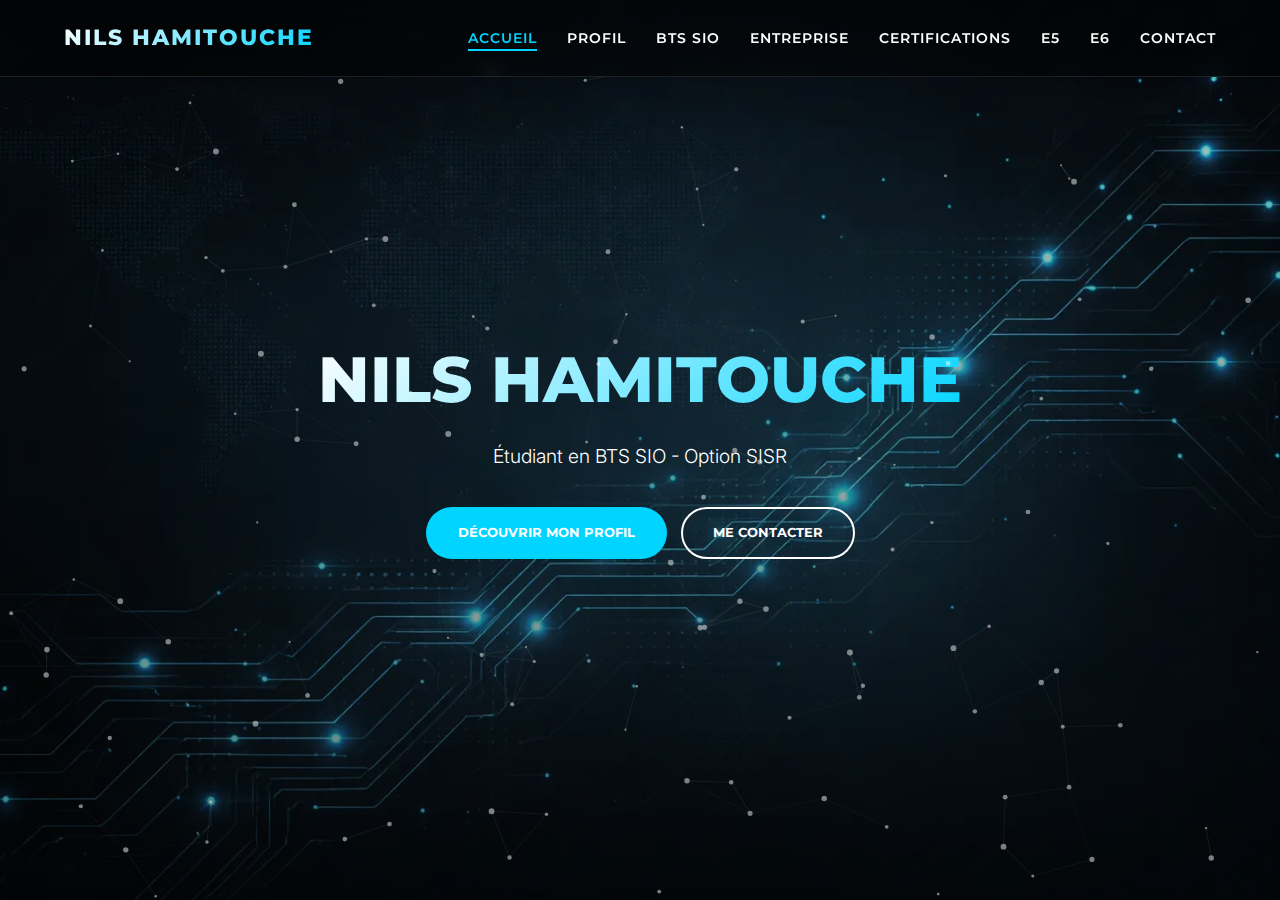
<file: index.html>
<!DOCTYPE html>
<html lang="fr">

<head>
    <meta charset="UTF-8">
    <meta name="viewport" content="width=device-width, initial-scale=1.0">
    <title>Mon Portfolio - Accueil</title>
    <link rel="preconnect" href="https://fonts.googleapis.com">
    <link rel="preconnect" href="https://fonts.gstatic.com" crossorigin>
    <link rel="stylesheet" href="https://fonts.googleapis.com/css2?family=Inter:wght@300;400;600&family=Montserrat:wght@700;800&display=swap">
    <link rel="stylesheet" href="css/style.css">
</head>

<body class="home-page">

    <nav class="navbar">
        <div class="logo">NILS HAMITOUCHE</div>

        <div class="menu-hamburger" id="hamburger">
            <span></span>
            <span></span>
            <span></span>
        </div>

        <ul class="nav-links" id="nav-links">
            <li><a href="index.html" class="active">Accueil</a></li>
            <li><a href="profil.html">Profil</a></li>
            <li><a href="bts_sio.html">BTS SIO</a></li>
            <li><a href="entreprise.html">Entreprise</a></li>
            <li><a href="certif.html">Certifications</a></li>
            <li><a href="epreuve_E5.html">E5</a></li>
            <li><a href="epreuve_E6.html">E6</a></li>
            <li><a href="contact.html">Contact</a></li>
        </ul>
    </nav>

    <main class="hero-section">
        <div class="hero-content">
            <h1>Nils Hamitouche</h1>
            <p>Étudiant en BTS SIO - Option SISR</p>
            <div class="actions">
                <a href="profil.html" class="btn">Découvrir mon profil</a>
                <a href="contact.html" class="btn btn-outline">Me contacter</a>
            </div>
        </div>
    </main>

    <script src="js/script.js"></script>
    <canvas id="canvas-particles"></canvas>
</body>
</html>
</file>
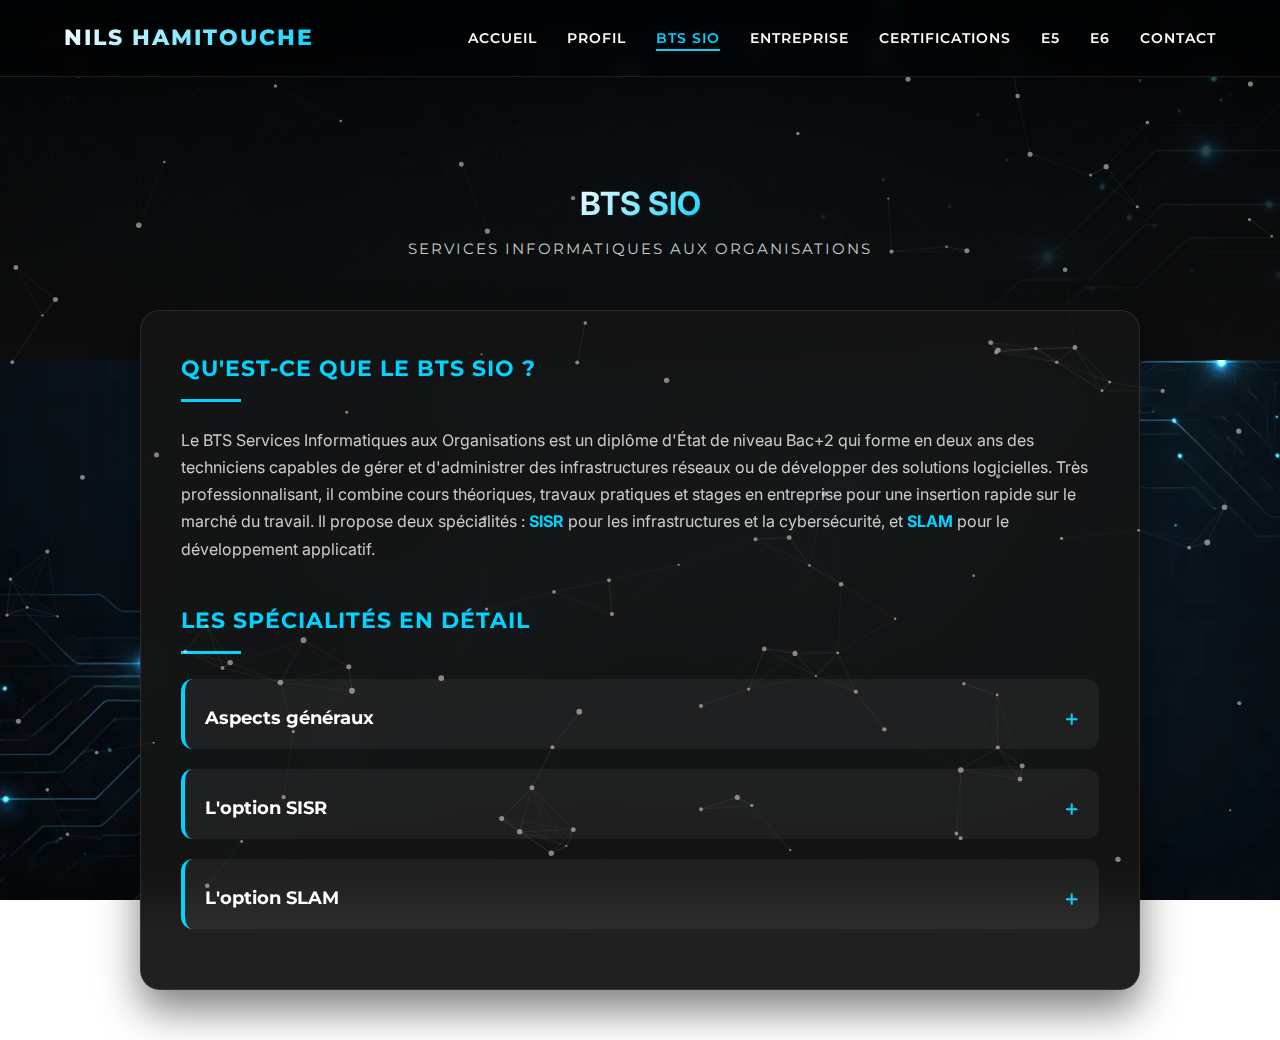
<file: bts_sio.html>
<!DOCTYPE html>
<html lang="fr">
<head>
    <meta charset="UTF-8">
    <meta name="viewport" content="width=device-width, initial-scale=1.0">
    <title>BTS SIO - Portfolio Nils Hamitouche</title>
    <link rel="preconnect" href="https://fonts.googleapis.com">
    <link rel="preconnect" href="https://fonts.gstatic.com" crossorigin>
    <link rel="stylesheet" href="https://fonts.googleapis.com/css2?family=Inter:wght@300;400;600&family=Montserrat:wght@700;800&display=swap">
    <link rel="stylesheet" href="css/style.css">
</head>
<body class="sub-page">

    <nav class="navbar">
        <div class="logo">NILS HAMITOUCHE</div>
        <div class="menu-hamburger" id="hamburger">
            <span></span>
            <span></span>
            <span></span>
        </div>
        <ul class="nav-links" id="nav-links">
            <li><a href="index.html">Accueil</a></li>
            <li><a href="profil.html">Profil</a></li>
            <li><a href="bts_sio.html" class="active">BTS SIO</a></li>
            <li><a href="entreprise.html">Entreprise</a></li>
            <li><a href="certif.html">Certifications</a></li>
            <li><a href="epreuve_E5.html">E5</a></li>
            <li><a href="epreuve_E6.html">E6</a></li>
            <li><a href="contact.html">Contact</a></li>
        </ul>
    </nav>

    <header class="sub-header">
        <h1 class="text-gradient">BTS SIO</h1>
        <p style="color: var(--gray); font-size: 0.95rem; margin-top: 8px; letter-spacing: 2px; text-transform: uppercase; font-family: 'Montserrat', sans-serif;">Services Informatiques aux Organisations</p>
    </header>

    <main class="content-container">

        <section>
            <h2 class="section-title">Qu'est-ce que le BTS SIO ?</h2>
            <p class="section-intro">
                Le BTS Services Informatiques aux Organisations est un diplôme d'État de niveau Bac+2 qui forme 
                en deux ans des techniciens capables de gérer et d'administrer des infrastructures réseaux 
                ou de développer des solutions logicielles. Très professionnalisant, il combine cours théoriques, 
                travaux pratiques et stages en entreprise pour une insertion rapide sur le marché du travail.
                Il propose deux spécialités : <strong style="color: var(--primary);">SISR</strong> pour les infrastructures 
                et la cybersécurité, et <strong style="color: var(--primary);">SLAM</strong> pour le développement applicatif.
            </p>
        </section>

        <section style="margin-top: 40px;">
            <h2 class="section-title">Les spécialités en détail</h2>

            <div class="skill-card" onclick="toggleCard(this)">
                <div class="skill-header">
                    <h3>Aspects généraux</h3>
                    <span class="toggle-icon">+</span>
                </div>
                <div class="skill-content">
                    <ul>
                        <li>Le BTS SIO forme en deux ans des techniciens capables de gérer et d'administrer des infrastructures réseaux ou de développer des solutions logicielles.</li>
                        <li>Il propose deux spécialités : SISR pour les passionnés d'infrastructure et de cybersécurité, ou SLAM pour ceux qui préfèrent la programmation et la création d'applications.</li>
                        <li>Ce diplôme très professionnalisant combine cours théoriques, TP concrets et stages en entreprise pour une insertion rapide sur le marché du travail.</li>
                    </ul>
                </div>
            </div>

            <div class="skill-card" onclick="toggleCard(this)">
                <div class="skill-header">
                    <h3>L'option SISR</h3>
                    <span class="toggle-icon">+</span>
                </div>
                <div class="skill-content">
                    <ul>
                        <li><strong style="color: var(--primary);">Le pilotage des flux (Routeurs et Switchs) :</strong> Configuration de routeurs et switchs pour segmenter le trafic via des VLANs. Maîtrise du routage statique et dynamique pour que chaque paquet de données arrive à destination par le chemin le plus rapide et le plus sûr.</li>
                        <li><strong style="color: var(--primary);">L'administration système et services :</strong> Gestion des serveurs qui font vivre l'organisation (Active Directory, DNS, DHCP, Web). Virtualisation des environnements et automatisation des tâches via des scripts ou des outils comme Kace.</li>
                        <li><strong style="color: var(--primary);">La forteresse numérique (Cybersécurité) :</strong> Configuration de pare-feu, VPN pour le télétravail et systèmes de détection d'intrusion. Garantie de la triade D.I.C. (Disponibilité, Intégrité, Confidentialité) des données face aux menaces extérieures.</li>
                    </ul>
                </div>
            </div>

            <div class="skill-card" onclick="toggleCard(this)">
                <div class="skill-header">
                    <h3>L'option SLAM</h3>
                    <span class="toggle-icon">+</span>
                </div>
                <div class="skill-content">
                    <ul>
                        <li><strong style="color: var(--primary);">L'art du Code (Développement Web et Applicatif) :</strong> Création de sites web dynamiques (PHP, JavaScript) et d'applications (C#, Java). Transformer un besoin métier en une interface fluide et fonctionnelle.</li>
                        <li><strong style="color: var(--primary);">Le cœur des données (Bases de données) :</strong> Maîtrise du langage SQL pour concevoir, interroger et sécuriser des bases de données (MySQL, PostgreSQL). Modélisation des informations pour un stockage logique et une récupération instantanée.</li>
                        <li><strong style="color: var(--primary);">La gestion de projet (Méthodes Agiles) :</strong> Travail en équipe, versioning avec Git, respect de cahiers des charges précis. Étude de la cybersécurité applicative pour éviter les injections SQL ou les failles XSS.</li>
                    </ul>
                </div>
            </div>
        </section>

    </main>

    <canvas id="canvas-particles"></canvas>
    <script src="js/script.js"></script>
</body>
</html>
</file>
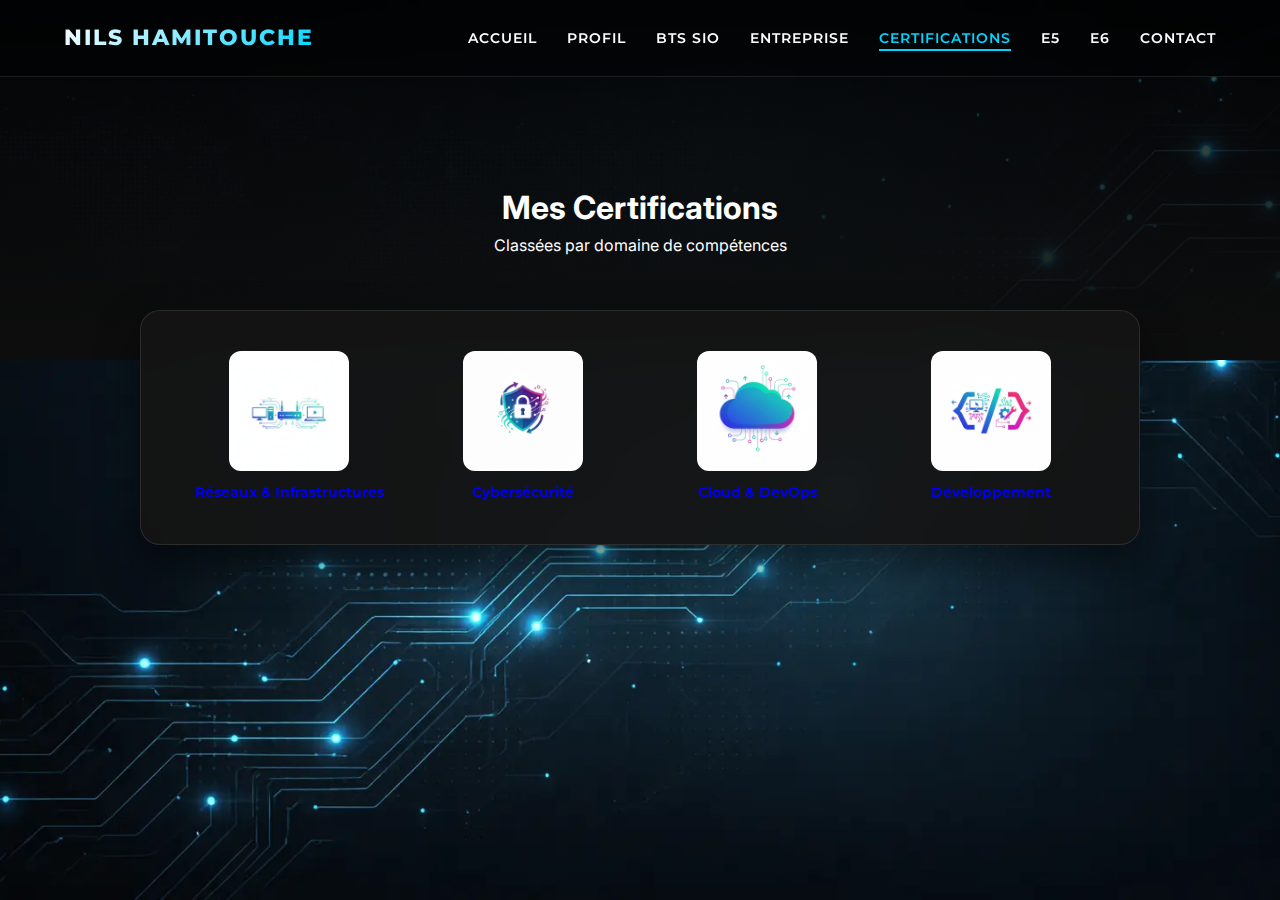
<file: certif.html>
<!DOCTYPE html>
<html lang="fr">
<head>
    <meta charset="UTF-8">
    <meta name="viewport" content="width=device-width, initial-scale=1.0">
    <title>Certifications - Portfolio</title>

    <link rel="preconnect" href="https://fonts.googleapis.com">
    <link rel="preconnect" href="https://fonts.gstatic.com" crossorigin>
    <link rel="stylesheet" href="https://fonts.googleapis.com/css2?family=Inter:wght@300;400;600&family=Montserrat:wght@700;800&display=swap">
    <link rel="stylesheet" href="css/style.css">
</head>

<body class="sub-page">

    <!-- NAVBAR -->
    <nav class="navbar">
        <div class="logo">NILS HAMITOUCHE</div>

        <div class="menu-hamburger" id="hamburger">
            <span></span>
            <span></span>
            <span></span>
        </div>

        <ul class="nav-links" id="nav-links">
            <li><a href="index.html">Accueil</a></li>
            <li><a href="profil.html">Profil</a></li>
            <li><a href="bts_sio.html">BTS SIO</a></li>
            <li><a href="entreprise.html">Entreprise</a></li>
            <li><a href="certif.html" class="active">Certifications</a></li>
            <li><a href="epreuve_E5.html">E5</a></li>
            <li><a href="epreuve_E6.html">E6</a></li>
            <li><a href="contact.html">Contact</a></li>
        </ul>
    </nav>

    <!-- HEADER -->
    <header class="sub-header">
        <h1>Mes Certifications</h1>
        <p>Classées par domaine de compétences</p>
    </header>

    <!-- CONTENU -->
    <section class="content-container">

        <div class="certif-grid">

            <!-- RÉSEAUX -->
            <a href="certif/certif_reseau.html" class="certif-card">
                <img src="css/images/main_reseau.webp" alt="Certifications Réseau">
                <div class="certif-label">Réseaux & Infrastructures</div>
            </a>

            <!-- CYBERSÉCURITÉ -->
            <a href="certif/certif_cybersecurite.html" class="certif-card">
                <img src="css/images/main_cybersecurite.webp" alt="Certifications Cybersécurité">
                <div class="certif-label">Cybersécurité</div>
            </a>

            <!-- CLOUD -->
            <a href="certif/certif_cloud.html" class="certif-card">
                <img src="css/images/main_cloud.webp" alt="Certifications Cloud">
                <div class="certif-label">Cloud & DevOps</div>
            </a>

            <!-- DÉVELOPPEMENT -->
            <a href="certif/certif_dev.html" class="certif-card">
                <img src="css/images/main_dev.webp" alt="Certifications Développement">
                <div class="certif-label">Développement</div>
            </a>

        </div>

    </section>

    <script src="js/script.js"></script>

</body>
</html>
</file>
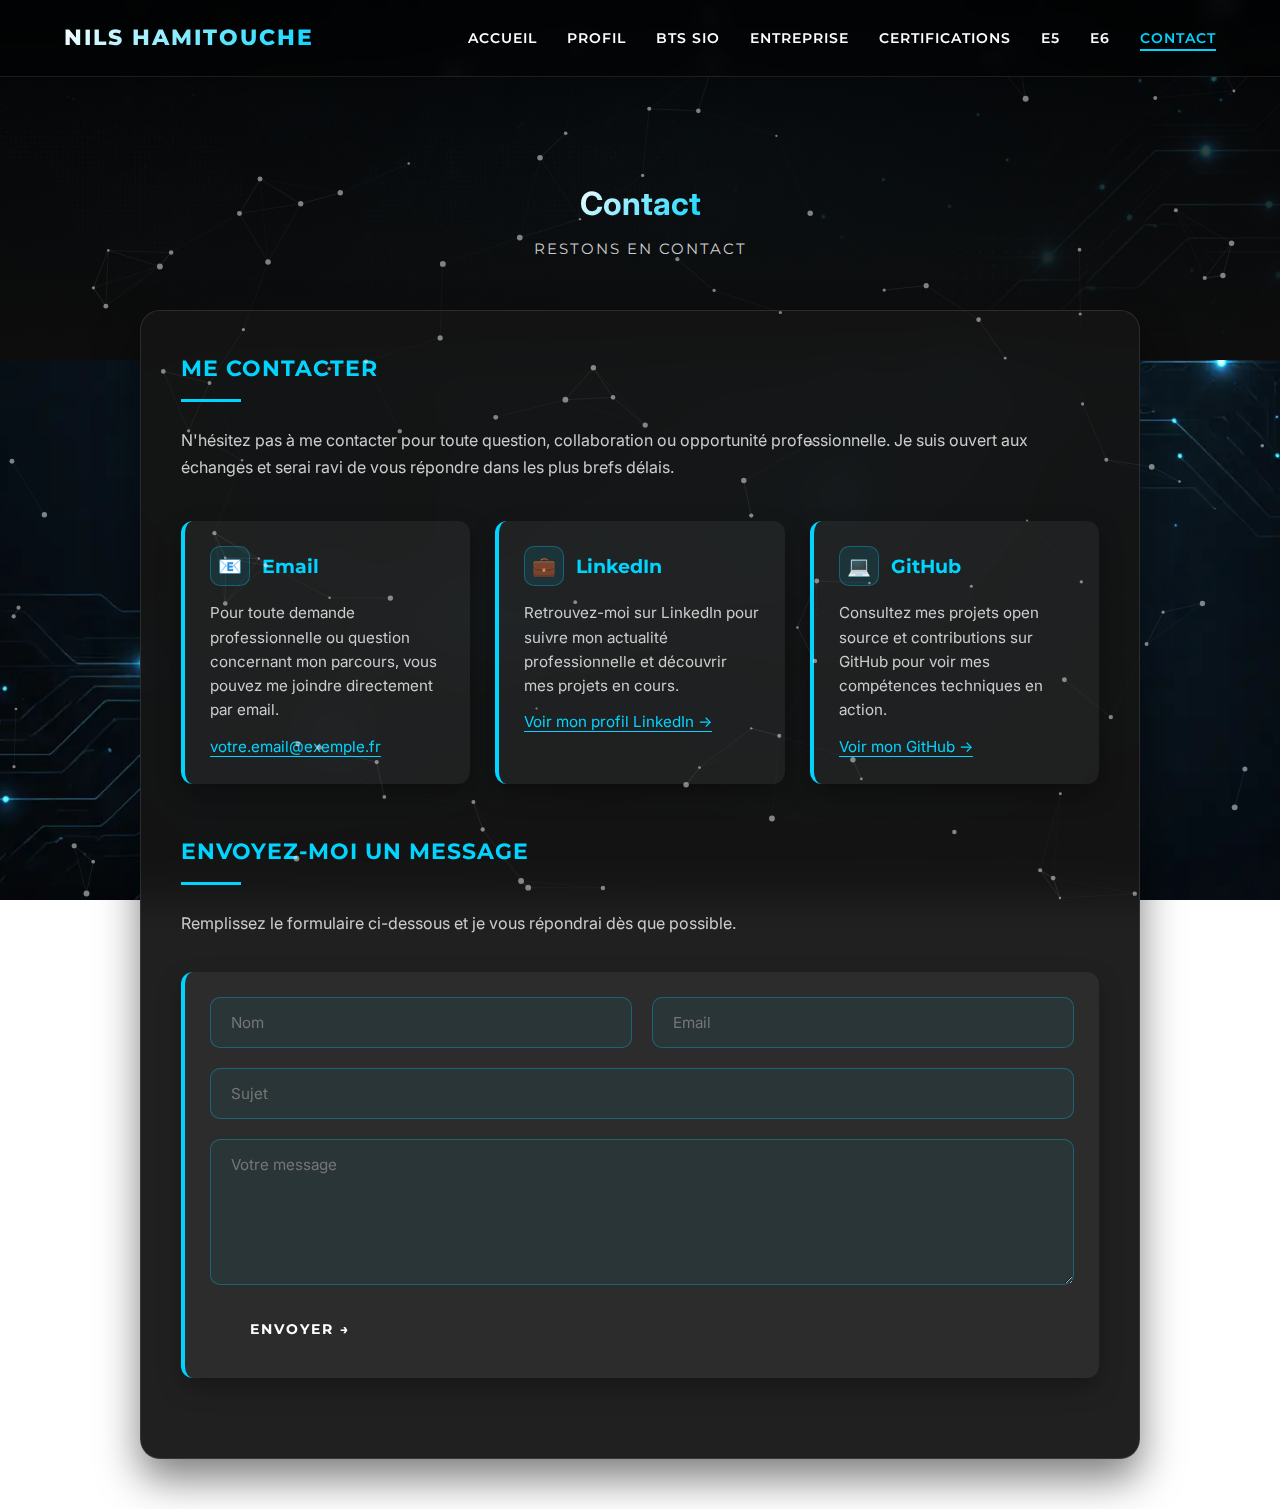
<file: contact.html>
<!DOCTYPE html>
<html lang="fr">
<head>
    <meta charset="UTF-8">
    <meta name="viewport" content="width=device-width, initial-scale=1.0">
    <title>Contact - Portfolio Nils Hamitouche</title>
    <link rel="preconnect" href="https://fonts.googleapis.com">
    <link rel="preconnect" href="https://fonts.gstatic.com" crossorigin>
    <link rel="stylesheet" href="https://fonts.googleapis.com/css2?family=Inter:wght@300;400;600&family=Montserrat:wght@700;800&display=swap">
    <link rel="stylesheet" href="css/style.css">
</head>
<body class="sub-page">

    <nav class="navbar">
        <div class="logo">NILS HAMITOUCHE</div>
        <div class="menu-hamburger" id="hamburger">
            <span></span>
            <span></span>
            <span></span>
        </div>
        <ul class="nav-links" id="nav-links">
            <li><a href="index.html">Accueil</a></li>
            <li><a href="profil.html">Profil</a></li>
            <li><a href="bts_sio.html">BTS SIO</a></li>
            <li><a href="entreprise.html">Entreprise</a></li>
            <li><a href="certif.html">Certifications</a></li>
            <li><a href="epreuve_E5.html">E5</a></li>
            <li><a href="epreuve_E6.html">E6</a></li>
            <li><a href="contact.html" class="active">Contact</a></li>
        </ul>
    </nav>

    <!-- Header de la page -->
    <header class="sub-header">
        <h1 class="text-gradient">Contact</h1>
        <p style="color: var(--gray); font-size: 0.95rem; margin-top: 8px; letter-spacing: 2px; text-transform: uppercase; font-family: 'Montserrat', sans-serif;">Restons en contact</p>
    </header>

    <!-- Contenu principal -->
    <div class="content-container">

        <!-- Intro Contact -->
        <section>
            <h2 class="section-title">Me contacter</h2>
            <p class="section-intro">
                N'hésitez pas à me contacter pour toute question, collaboration ou opportunité professionnelle. 
                Je suis ouvert aux échanges et serai ravi de vous répondre dans les plus brefs délais.
            </p>
        </section>

        <!-- Cards de contact -->
        <div class="design-grid" style="margin-top: 40px;">

            <!-- Card Email -->
            <div class="design-card">
                <div style="display: flex; align-items: center; gap: 12px; margin-bottom: 15px;">
                    <div style="
                        width: 40px; height: 40px; border-radius: 10px;
                        background: rgba(0, 212, 255, 0.1);
                        border: 1px solid rgba(0, 212, 255, 0.3);
                        display: flex; align-items: center; justify-content: center;
                        font-size: 1.2rem; flex-shrink: 0;">
                        📧
                    </div>
                    <h3 class="design-card-title" style="margin-bottom: 0;">Email</h3>
                </div>
                <p class="design-card-text">
                    Pour toute demande professionnelle ou question concernant mon parcours, 
                    vous pouvez me joindre directement par email.
                </p>
                <p class="design-card-text" style="margin-top: 12px;">
                    <a href="mailto:votre.email@exemple.fr" style="color: var(--primary); text-decoration: none; border-bottom: 1px solid var(--primary);">
                        votre.email@exemple.fr
                    </a>
                </p>
            </div>

            <!-- Card LinkedIn -->
            <div class="design-card">
                <div style="display: flex; align-items: center; gap: 12px; margin-bottom: 15px;">
                    <div style="
                        width: 40px; height: 40px; border-radius: 10px;
                        background: rgba(0, 212, 255, 0.1);
                        border: 1px solid rgba(0, 212, 255, 0.3);
                        display: flex; align-items: center; justify-content: center;
                        font-size: 1.2rem; flex-shrink: 0;">
                        💼
                    </div>
                    <h3 class="design-card-title" style="margin-bottom: 0;">LinkedIn</h3>
                </div>
                <p class="design-card-text">
                    Retrouvez-moi sur LinkedIn pour suivre mon actualité professionnelle 
                    et découvrir mes projets en cours.
                </p>
                <p class="design-card-text" style="margin-top: 12px;">
                    <a href="https://www.linkedin.com/in/votre-profil" target="_blank" style="color: var(--primary); text-decoration: none; border-bottom: 1px solid var(--primary);">
                        Voir mon profil LinkedIn →
                    </a>
                </p>
            </div>

            <!-- Card GitHub -->
            <div class="design-card">
                <div style="display: flex; align-items: center; gap: 12px; margin-bottom: 15px;">
                    <div style="
                        width: 40px; height: 40px; border-radius: 10px;
                        background: rgba(0, 212, 255, 0.1);
                        border: 1px solid rgba(0, 212, 255, 0.3);
                        display: flex; align-items: center; justify-content: center;
                        font-size: 1.2rem; flex-shrink: 0;">
                        💻
                    </div>
                    <h3 class="design-card-title" style="margin-bottom: 0;">GitHub</h3>
                </div>
                <p class="design-card-text">
                    Consultez mes projets open source et contributions sur GitHub 
                    pour voir mes compétences techniques en action.
                </p>
                <p class="design-card-text" style="margin-top: 12px;">
                    <a href="https://github.com/votre-profil" target="_blank" style="color: var(--primary); text-decoration: none; border-bottom: 1px solid var(--primary);">
                        Voir mon GitHub →
                    </a>
                </p>
            </div>

        </div>

        <!-- Formulaire de contact (optionnel) -->
        <section style="margin-top: 50px;">
            <h2 class="section-title">Envoyez-moi un message</h2>
            <p class="section-intro" style="margin-bottom: 35px;">
                Remplissez le formulaire ci-dessous et je vous répondrai dès que possible.
            </p>

            <div class="flux-info-box">
                <form style="display: flex; flex-direction: column; gap: 20px;">
                    <div style="display: flex; gap: 20px; flex-wrap: wrap;">
                        <input type="text" placeholder="Nom" required style="
                            flex: 1;
                            min-width: 250px;
                            padding: 15px 20px;
                            background: rgba(0, 212, 255, 0.05);
                            border: 1px solid rgba(0, 212, 255, 0.3);
                            border-radius: 10px;
                            color: var(--text);
                            font-family: 'Inter', sans-serif;
                            font-size: 0.95rem;
                            transition: all 0.3s ease;">
                        <input type="email" placeholder="Email" required style="
                            flex: 1;
                            min-width: 250px;
                            padding: 15px 20px;
                            background: rgba(0, 212, 255, 0.05);
                            border: 1px solid rgba(0, 212, 255, 0.3);
                            border-radius: 10px;
                            color: var(--text);
                            font-family: 'Inter', sans-serif;
                            font-size: 0.95rem;
                            transition: all 0.3s ease;">
                    </div>
                    <input type="text" placeholder="Sujet" required style="
                        padding: 15px 20px;
                        background: rgba(0, 212, 255, 0.05);
                        border: 1px solid rgba(0, 212, 255, 0.3);
                        border-radius: 10px;
                        color: var(--text);
                        font-family: 'Inter', sans-serif;
                        font-size: 0.95rem;
                        transition: all 0.3s ease;">
                    <textarea placeholder="Votre message" rows="6" required style="
                        padding: 15px 20px;
                        background: rgba(0, 212, 255, 0.05);
                        border: 1px solid rgba(0, 212, 255, 0.3);
                        border-radius: 10px;
                        color: var(--text);
                        font-family: 'Inter', sans-serif;
                        font-size: 0.95rem;
                        resize: vertical;
                        transition: all 0.3s ease;"></textarea>
                    <button type="submit" style="
                        padding: 15px 40px;
                        background: linear-gradient(135deg, var(--primary), var(--secondary));
                        border: none;
                        border-radius: 10px;
                        color: var(--text);
                        font-family: 'Montserrat', sans-serif;
                        font-weight: 700;
                        font-size: 0.9rem;
                        text-transform: uppercase;
                        letter-spacing: 2px;
                        cursor: pointer;
                        transition: all 0.3s ease;
                        align-self: flex-start;">
                        Envoyer →
                    </button>
                </form>
            </div>
        </section>

    </div>

    <canvas id="canvas-particles"></canvas>
    <script src="js/script.js"></script>

    <!-- Hover effects sur les inputs -->
    <script>
        // Hover sur les inputs
        document.querySelectorAll('input, textarea').forEach(input => {
            input.addEventListener('focus', () => {
                input.style.borderColor = 'rgba(0, 212, 255, 0.7)';
                input.style.background = 'rgba(0, 212, 255, 0.08)';
            });
            input.addEventListener('blur', () => {
                input.style.borderColor = 'rgba(0, 212, 255, 0.3)';
                input.style.background = 'rgba(0, 212, 255, 0.05)';
            });
        });

        // Hover sur le bouton
        const btn = document.querySelector('button[type="submit"]');
        btn.addEventListener('mouseenter', () => {
            btn.style.transform = 'translateY(-2px)';
            btn.style.boxShadow = '0 10px 30px rgba(0, 212, 255, 0.3)';
        });
        btn.addEventListener('mouseleave', () => {
            btn.style.transform = 'translateY(0)';
            btn.style.boxShadow = 'none';
        });
    </script>

</body>
</html>
</file>
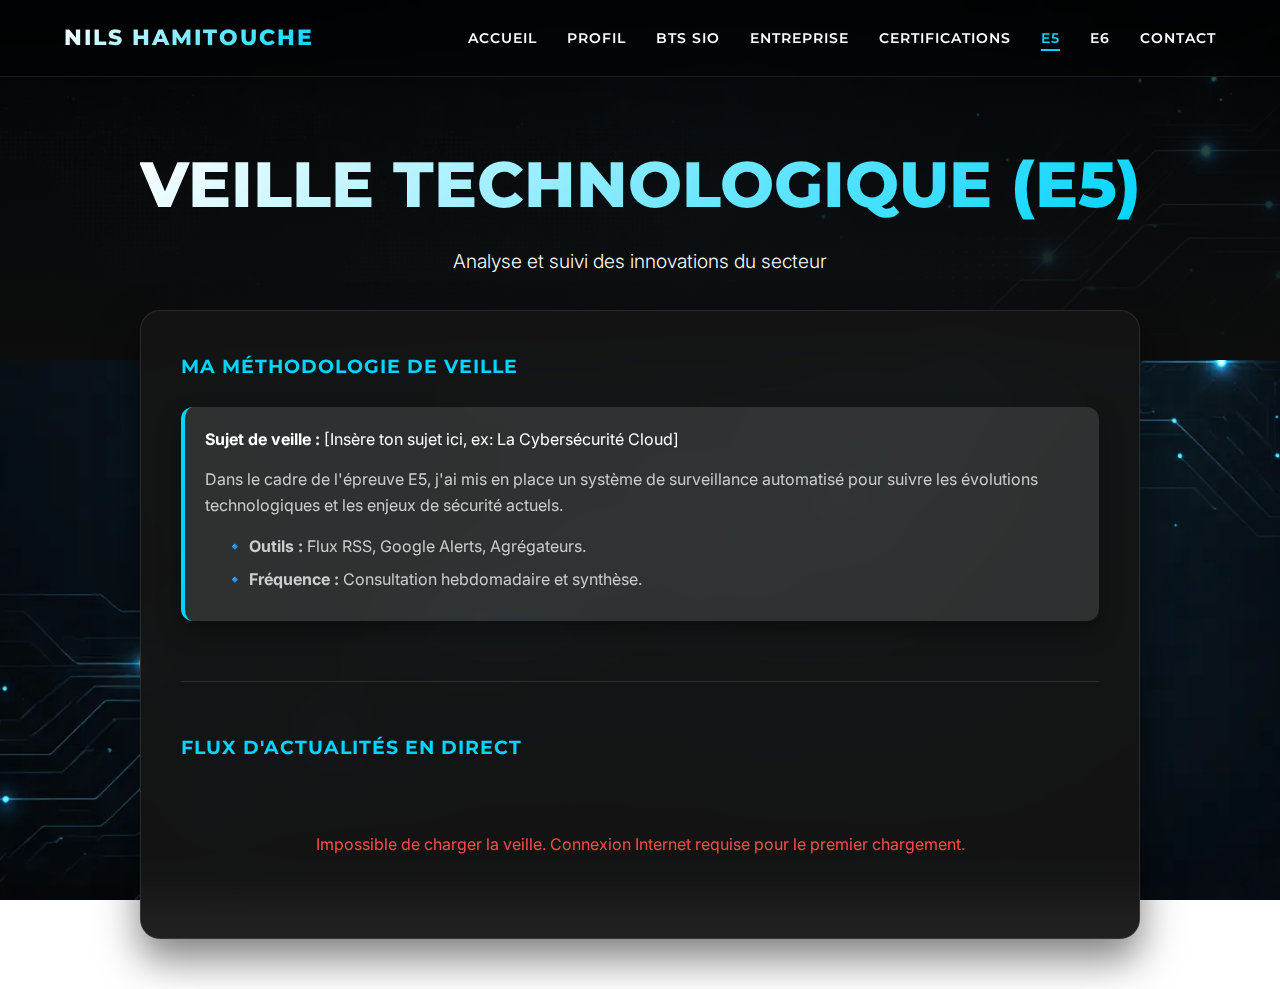
<file: epreuve_E5.html>
<!DOCTYPE html>
<html lang="fr">
<head>
    <meta charset="UTF-8">
    <meta name="viewport" content="width=device-width, initial-scale=1.0">
    <title>Mon BTS SIO - Portfolio</title>
    <link rel="preconnect" href="https://fonts.googleapis.com">
    <link rel="preconnect" href="https://fonts.gstatic.com" crossorigin>
    <link rel="stylesheet" href="https://fonts.googleapis.com/css2?family=Inter:wght@300;400;600&family=Montserrat:wght@700;800&display=swap" >
    <link rel="stylesheet" href="css/style.css">
</head>
<!DOCTYPE html>
<html lang="fr">
<head>
    <meta charset="UTF-8">
    <meta name="viewport" content="width=device-width, initial-scale=1.0">
    <title>Mon BTS SIO - Portfolio - E5</title>
    <link rel="preconnect" href="https://fonts.googleapis.com">
    <link rel="preconnect" href="https://fonts.gstatic.com" crossorigin>
    <link rel="stylesheet" href="https://fonts.googleapis.com/css2?family=Inter:wght@300;400;600&family=Montserrat:wght@700;800&display=swap" >
    <link rel="stylesheet" href="css/style.css">
</head>
<body class="sub-page">

    <nav class="navbar">
        <div class="logo">NILS HAMITOUCHE</div>
        <div class="menu-hamburger" id="hamburger">
            <span></span><span></span><span></span>
        </div>
        <ul class="nav-links" id="nav-links">
            <li><a href="index.html">Accueil</a></li>
            <li><a href="profil.html">Profil</a></li>
            <li><a href="bts_sio.html">BTS SIO</a></li>
            <li><a href="entreprise.html">Entreprise</a></li>
            <li><a href="certif.html">Certifications</a></li>
            <li><a href="epreuve_E5.html" class="active">E5</a></li>
            <li><a href="epreuve_E6.html">E6</a></li>
            <li><a href="contact.html">Contact</a></li>
        </ul>
    </nav>

    <header class="sub-header">
        <div class="hero-content">
            <h1>Veille Technologique (E5)</h1>
            <p>Analyse et suivi des innovations du secteur</p>
        </div>
    </header>

    <main class="content-container">
        
        <section class="veille-presentation" style="margin-bottom: 60px;">
            <h2 style="font-family: 'Montserrat'; color: #00d4ff; margin-bottom: 25px; text-transform: uppercase; font-size: 1.2rem; letter-spacing: 1px;">
                Ma Méthodologie de Veille
            </h2>
            
            <div class="skill-card active" style="max-height: none; cursor: default; border-left: 4px solid #00d4ff;">
                <div class="skill-content" style="opacity: 1; margin-top: 0;">
                    <p style="margin-bottom: 15px;">
                        <strong>Sujet de veille :</strong> [Insère ton sujet ici, ex: La Cybersécurité Cloud]
                    </p>
                    <p style="margin-bottom: 15px; color: #ccc;">
                        Dans le cadre de l'épreuve E5, j'ai mis en place un système de surveillance automatisé pour suivre les évolutions technologiques et les enjeux de sécurité actuels.
                    </p>
                    <ul style="color: #ccc; list-style: none; padding-left: 0;">
                        <li style="margin-bottom: 8px;">🔹 <strong>Outils :</strong> Flux RSS, Google Alerts, Agrégateurs.</li>
                        <li style="margin-bottom: 8px;">🔹 <strong>Fréquence :</strong> Consultation hebdomadaire et synthèse.</li>
                    </ul>
                </div>
            </div>
        </section>

        <hr style="border: 0; border-top: 1px solid rgba(255,255,255,0.1); margin: 50px 0;">

        <section class="veille-flux">
            <h2 style="font-family: 'Montserrat'; color: #00d4ff; margin-bottom: 30px; text-transform: uppercase; font-size: 1.2rem; letter-spacing: 1px;">
                Flux d'actualités en direct
            </h2>
            
            <div id="feed-container">
                <div class="loader" style="text-align:center; padding: 50px; color: #00d4ff;">
                    Chargement du flux d'informations...
                </div>
            </div>
        </section>

    </main>

    <script src="js/script.js"></script>
</body>
</html>
</file>
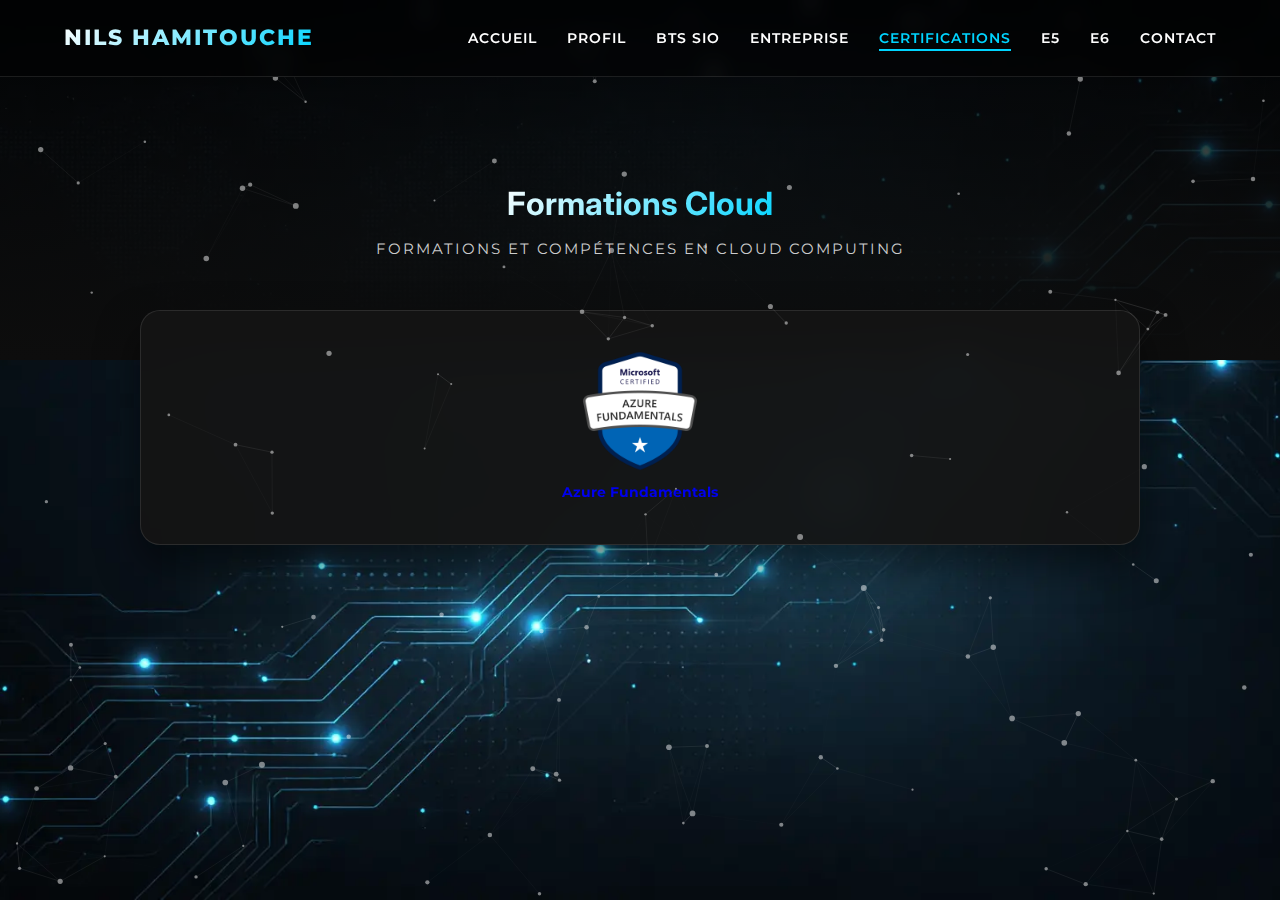
<file: certif/certif_cloud.html>
<!DOCTYPE html>
<html lang="fr">
<head>
    <meta charset="UTF-8">
    <meta name="viewport" content="width=device-width, initial-scale=1.0">
    <title>Certifications Cybersécurité - Portfolio</title>

    <link rel="preconnect" href="https://fonts.googleapis.com">
    <link rel="preconnect" href="https://fonts.gstatic.com" crossorigin>
    <link rel="stylesheet" href="https://fonts.googleapis.com/css2?family=Inter:wght@300;400;600&family=Montserrat:wght@700;800&display=swap">
    <link rel="stylesheet" href="../css/style.css">
</head>

<body class="sub-page">

    <!-- NAVBAR -->
    <nav class="navbar">
        <div class="logo">NILS HAMITOUCHE</div>

        <div class="menu-hamburger" id="hamburger">
            <span></span>
            <span></span>
            <span></span>
        </div>

        <ul class="nav-links" id="nav-links">
            <li><a href="../index.html">Accueil</a></li>
            <li><a href="../profil.html">Profil</a></li>
            <li><a href="../bts_sio.html">BTS SIO</a></li>
            <li><a href="../entreprise.html">Entreprise</a></li>
            <li><a href="../certif.html" class="active">Certifications</a></li>
            <li><a href="../epreuve_E5.html">E5</a></li>
            <li><a href="../epreuve_E6.html">E6</a></li>
            <li><a href="../contact.html">Contact</a></li>
        </ul>
    </nav>

    <!-- HEADER -->
    <header class="sub-header">
        <h1 class="text-gradient">Formations Cloud</h1>
        <p style="color: var(--gray); font-size: 0.95rem; margin-top: 8px; letter-spacing: 2px; text-transform: uppercase; font-family: 'Montserrat', sans-serif;">Formations et compétences en cloud computing</p>
    </header>

    <!-- CONTENU -->
    <section class="content-container">

        <div class="certif-grid">

            <!-- CERTIF 1 -->
            <a href="../css/images/pdf/Azure_Fundamentals.pdf" target="_blank" class="certif-card">
                <img src="../css/images/az900.webp" alt="Azure Fundamentals">
                <div class="certif-label">Azure Fundamentals</div>
            </a>
        </div>

    </section>

    <canvas id="canvas-particles"></canvas>
    <script src="../js/script.js"></script>

</body>
</html>
</file>
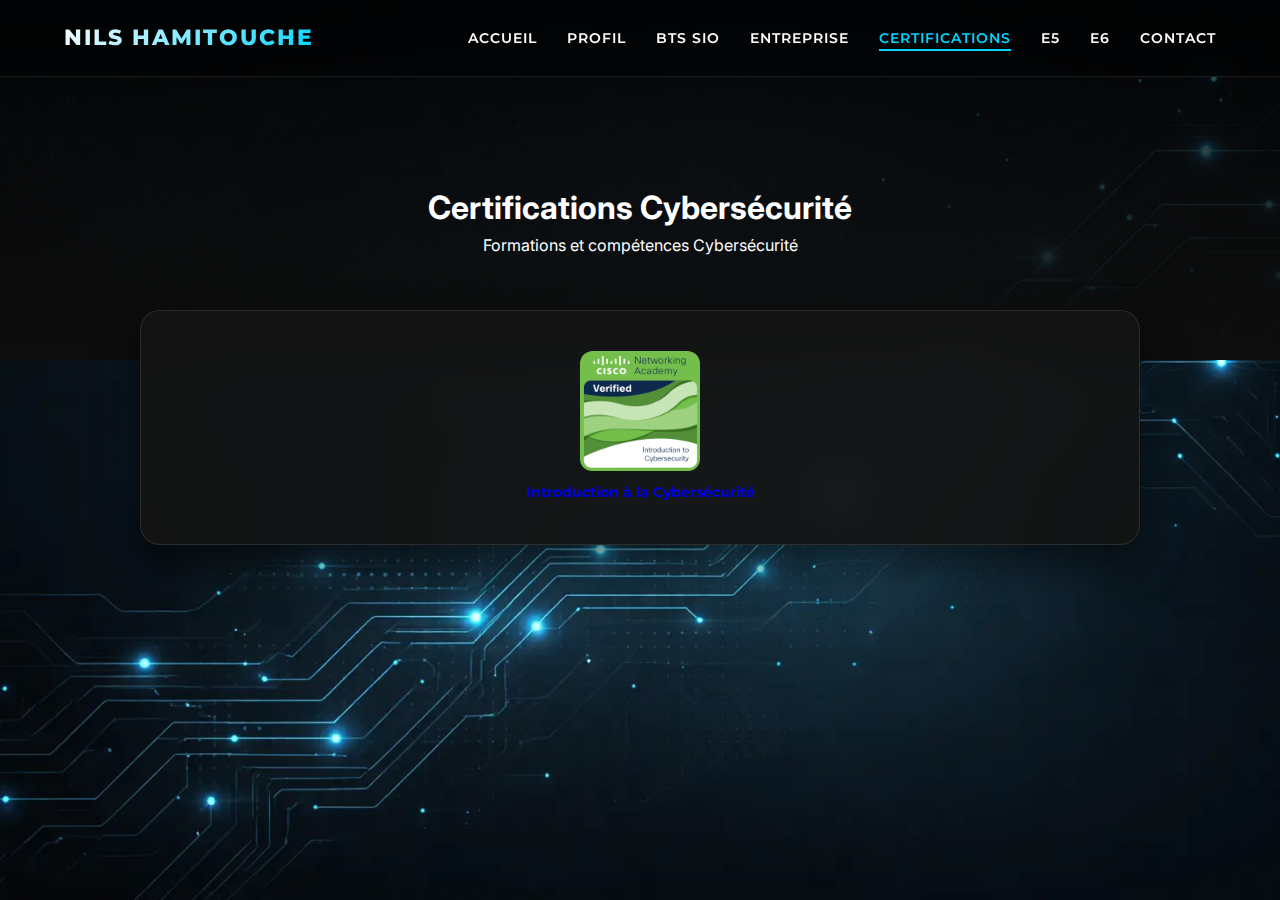
<file: certif/certif_cybersecurite.html>
<!DOCTYPE html>
<html lang="fr">
<head>
    <meta charset="UTF-8">
    <meta name="viewport" content="width=device-width, initial-scale=1.0">
    <title>Certifications Réseau - Portfolio</title>

    <link rel="preconnect" href="https://fonts.googleapis.com">
    <link rel="preconnect" href="https://fonts.gstatic.com" crossorigin>
    <link rel="stylesheet" href="https://fonts.googleapis.com/css2?family=Inter:wght@300;400;600&family=Montserrat:wght@700;800&display=swap">
    <link rel="stylesheet" href="../css/style.css">
</head>

<body class="sub-page">

    <!-- NAVBAR -->
    <nav class="navbar">
        <div class="logo">NILS HAMITOUCHE</div>

        <div class="menu-hamburger" id="hamburger">
            <span></span>
            <span></span>
            <span></span>
        </div>

        <ul class="nav-links" id="nav-links">
            <li><a href="../index.html">Accueil</a></li>
            <li><a href="../profil.html">Profil</a></li>
            <li><a href="../bts_sio.html">BTS SIO</a></li>
            <li><a href="../entreprise.html">Entreprise</a></li>
            <li><a href="../certif.html" class="active">Certifications</a></li>
            <li><a href="../epreuve_E5.html">E5</a></li>
            <li><a href="../epreuve_E6.html">E6</a></li>
            <li><a href="../contact.html">Contact</a></li>
        </ul>
    </nav>

    <!-- HEADER -->
    <header class="sub-header">
        <h1>Certifications Cybersécurité</h1>
        <p>Formations et compétences Cybersécurité</p>
    </header>

    <!-- CONTENU -->
    <section class="content-container">

        <div class="certif-grid">

            <a href="../css/images/pdf/Introduction_to_Cybersecurity.pdf" target="_blank" class="certif-card">
                <img src="../css/images/intro_cybersecurite.webp" alt="Introduction à la Cybersécurité">
                <div class="certif-label">Introduction à la Cybersécurité</div>
            </a>

        </div>

    </section>

    <script src="../js/script.js"></script>

</body>
</html>
</file>
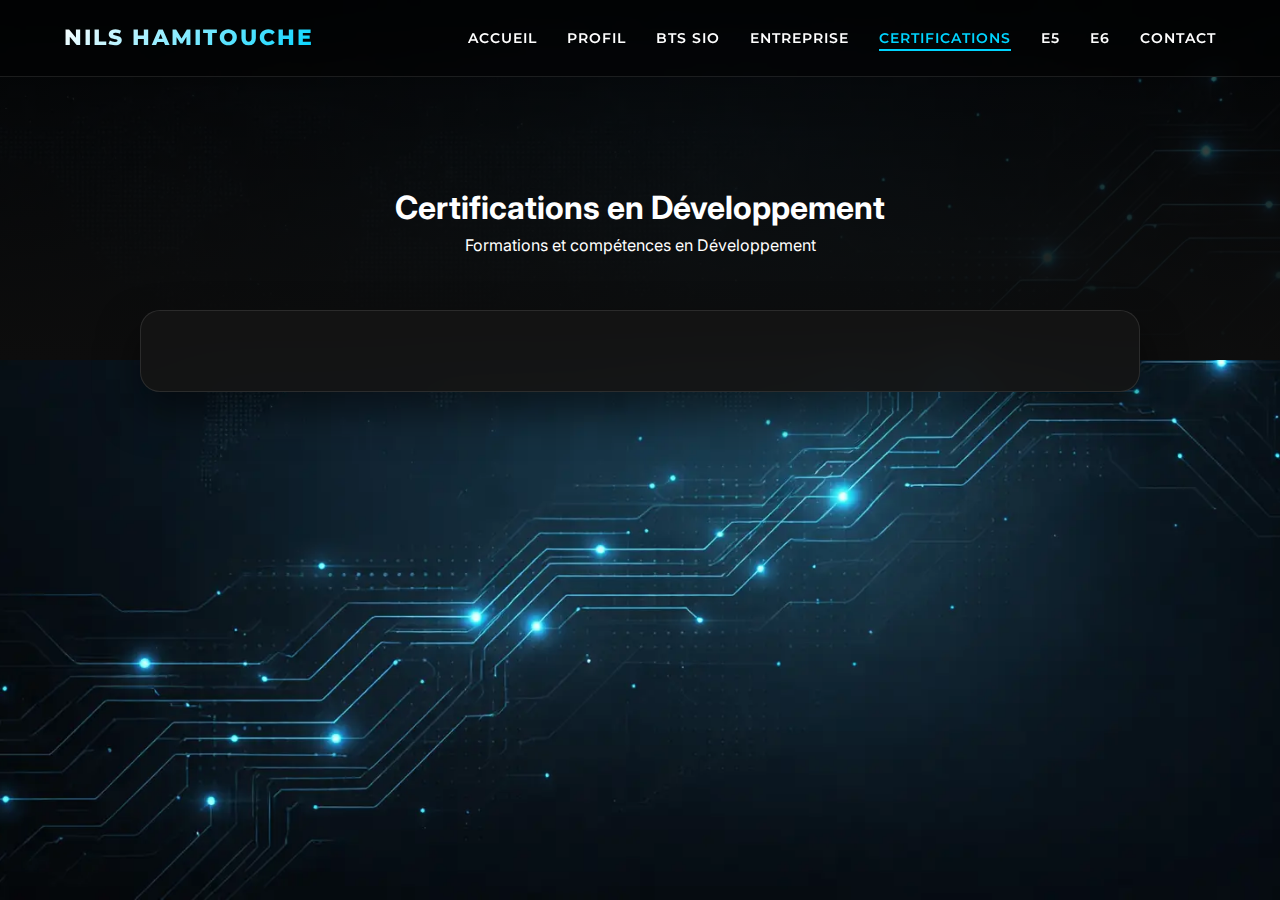
<file: certif/certif_dev.html>
<!DOCTYPE html>
<html lang="fr">
<head>
    <meta charset="UTF-8">
    <meta name="viewport" content="width=device-width, initial-scale=1.0">
    <title>Certifications Réseau - Portfolio</title>

    <link rel="preconnect" href="https://fonts.googleapis.com">
    <link rel="preconnect" href="https://fonts.gstatic.com" crossorigin>
    <link rel="stylesheet" href="https://fonts.googleapis.com/css2?family=Inter:wght@300;400;600&family=Montserrat:wght@700;800&display=swap">
    <link rel="stylesheet" href="../css/style.css">
</head>

<body class="sub-page">

    <!-- NAVBAR -->
    <nav class="navbar">
        <div class="logo">NILS HAMITOUCHE</div>

        <div class="menu-hamburger" id="hamburger">
            <span></span>
            <span></span>
            <span></span>
        </div>

        <ul class="nav-links" id="nav-links">
            <li><a href="../index.html">Accueil</a></li>
            <li><a href="../profil.html">Profil</a></li>
            <li><a href="../bts_sio.html">BTS SIO</a></li>
            <li><a href="../entreprise.html">Entreprise</a></li>
            <li><a href="../certif.html" class="active">Certifications</a></li>
            <li><a href="../epreuve_E5.html">E5</a></li>
            <li><a href="../epreuve_E6.html">E6</a></li>
            <li><a href="../contact.html">Contact</a></li>
        </ul>
    </nav>

    <!-- HEADER -->
    <header class="sub-header">
        <h1>Certifications en Développement</h1>
        <p>Formations et compétences en Développement</p>
    </header>

    <!-- CONTENU -->
    <section class="content-container">

        <div class="certif-grid">

            <!-- CERTIF 2 -->

        </div>

    </section>

    <script src="../js/script.js"></script>

</body>
</html>
</file>
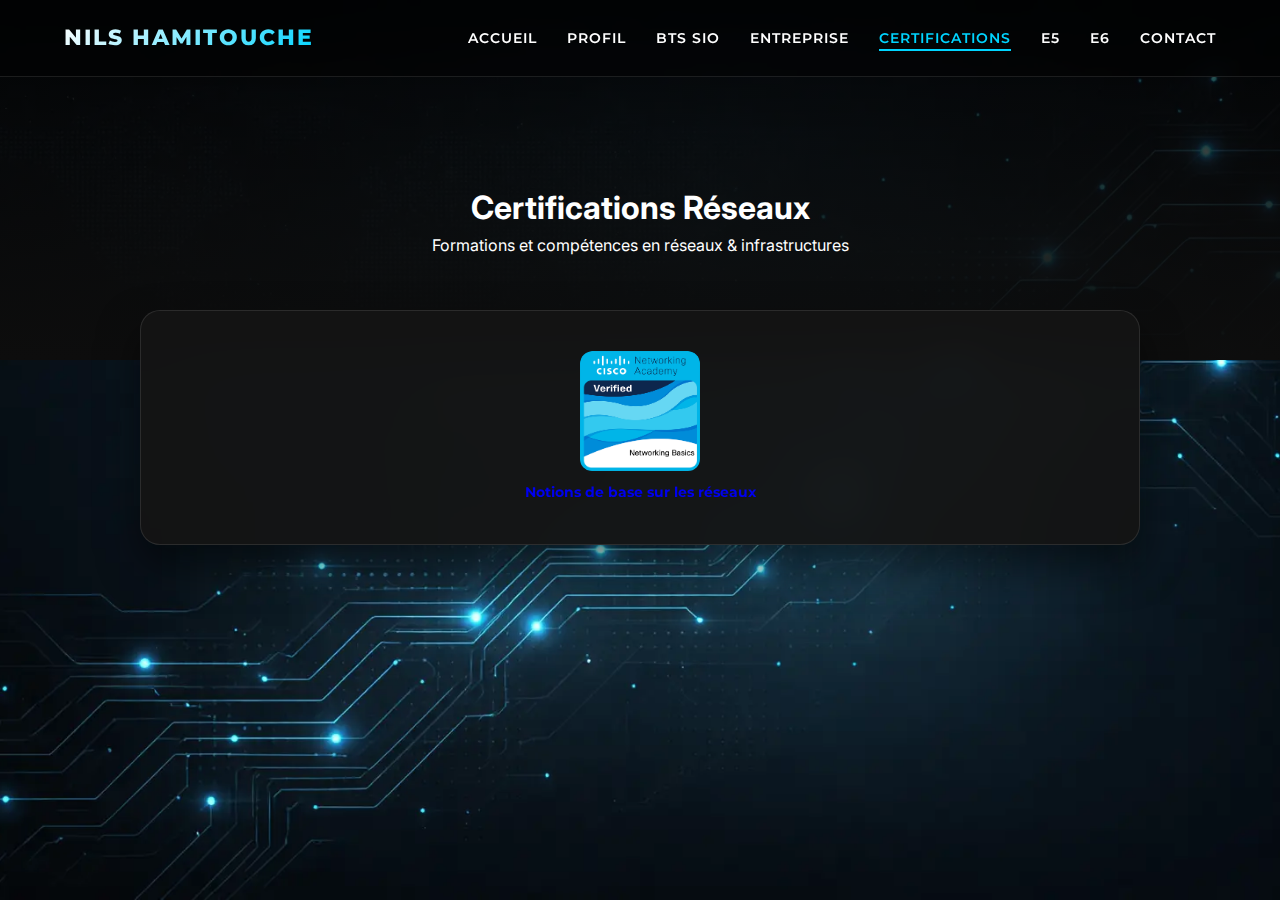
<file: certif/certif_reseau.html>
<!DOCTYPE html>
<html lang="fr">
<head>
    <meta charset="UTF-8">
    <meta name="viewport" content="width=device-width, initial-scale=1.0">
    <title>Certifications Réseau - Portfolio</title>

    <link rel="preconnect" href="https://fonts.googleapis.com">
    <link rel="preconnect" href="https://fonts.gstatic.com" crossorigin>
    <link rel="stylesheet" href="https://fonts.googleapis.com/css2?family=Inter:wght@300;400;600&family=Montserrat:wght@700;800&display=swap">
    <link rel="stylesheet" href="../css/style.css">
</head>

<body class="sub-page">

    <!-- NAVBAR -->
    <nav class="navbar">
        <div class="logo">NILS HAMITOUCHE</div>

        <div class="menu-hamburger" id="hamburger">
            <span></span>
            <span></span>
            <span></span>
        </div>

        <ul class="nav-links" id="nav-links">
            <li><a href="../index.html">Accueil</a></li>
            <li><a href="../profil.html">Profil</a></li>
            <li><a href="../bts_sio.html">BTS SIO</a></li>
            <li><a href="../entreprise.html">Entreprise</a></li>
            <li><a href="../certif.html" class="active">Certifications</a></li>
            <li><a href="../epreuve_E5.html">E5</a></li>
            <li><a href="../epreuve_E6.html">E6</a></li>
            <li><a href="../contact.html">Contact</a></li>
        </ul>
    </nav>

    <!-- HEADER -->
    <header class="sub-header">
        <h1>Certifications Réseaux</h1>
        <p>Formations et compétences en réseaux & infrastructures</p>
    </header>

    <!-- CONTENU -->
    <section class="content-container">

        <div class="certif-grid">

            <!-- CERTIF 1 -->
            <a href="../css/images/pdf/Networking_Basics.pdf" target="_blank" class="certif-card">
                <img src="../css/images/intro_reseau.webp" alt="Notions de base sur les réseaux">
                <div class="certif-label">Notions de base sur les réseaux</div>
            </a>

            <!-- CERTIF 2 -->

        </div>

    </section>

    <script src="../js/script.js"></script>

</body>
</html>
</file>
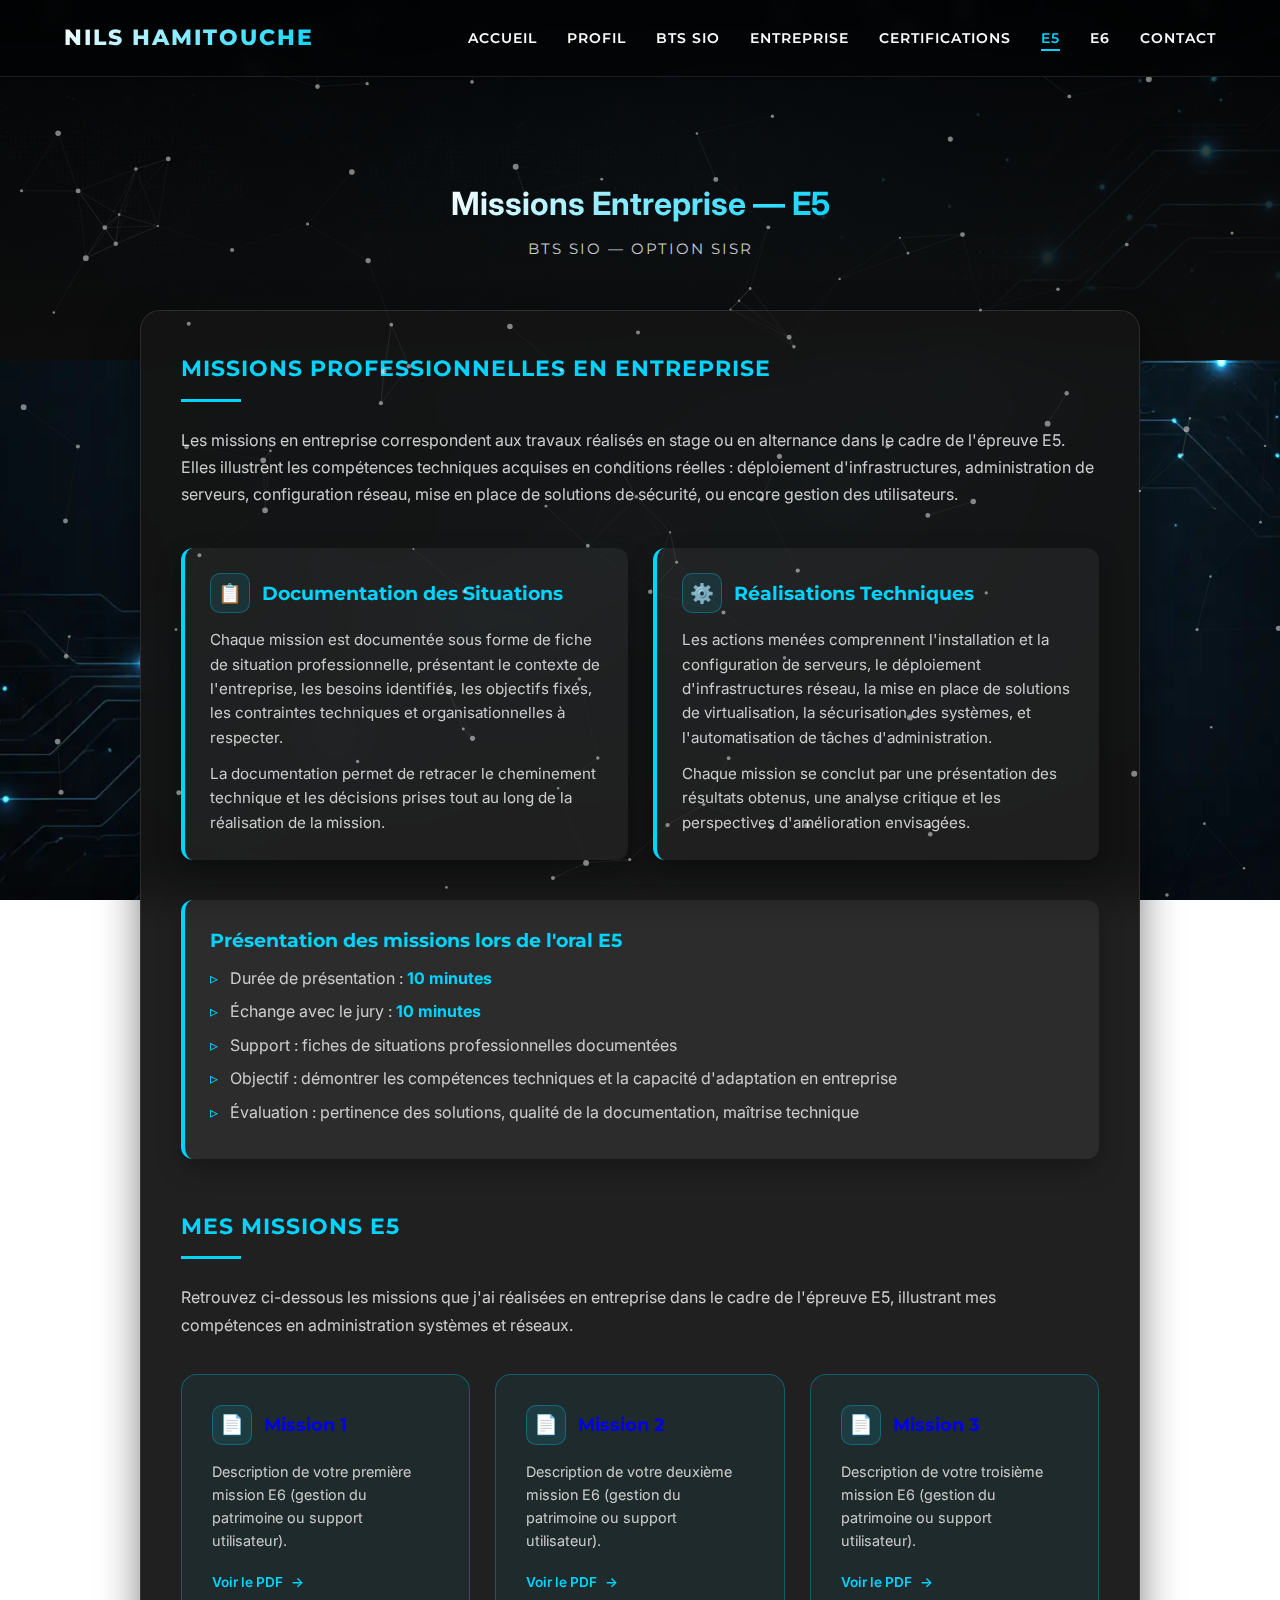
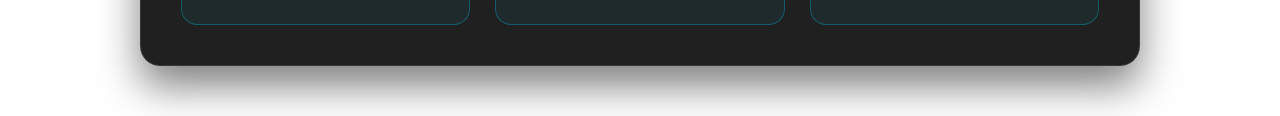
<file: E5/missions_entreprise_E5.html>
<!DOCTYPE html>
<html lang="fr">
<head>
    <meta charset="UTF-8">
    <meta name="viewport" content="width=device-width, initial-scale=1.0">
    <title>Missions Entreprise E5 - Portfolio Nils Hamitouche</title>
    <link rel="preconnect" href="https://fonts.googleapis.com">
    <link rel="preconnect" href="https://fonts.gstatic.com" crossorigin>
    <link rel="stylesheet" href="https://fonts.googleapis.com/css2?family=Inter:wght@300;400;600&family=Montserrat:wght@700;800&display=swap">
    <link rel="stylesheet" href="../css/style.css">
</head>
<body class="sub-page">

    <nav class="navbar">
        <div class="logo">NILS HAMITOUCHE</div>
        <div class="menu-hamburger" id="hamburger">
            <span></span>
            <span></span>
            <span></span>
        </div>
        <ul class="nav-links" id="nav-links">
            <li><a href="../index.html">Accueil</a></li>
            <li><a href="../profil.html">Profil</a></li>
            <li><a href="../bts_sio.html">BTS SIO</a></li>
            <li><a href="../entreprise.html">Entreprise</a></li>
            <li><a href="../certif.html">Certifications</a></li>
            <li><a href="../epreuve_E5.html" class="active">E5</a></li>
            <li><a href="../epreuve_E6.html">E6</a></li>
            <li><a href="../contact.html">Contact</a></li>
        </ul>
    </nav>

    <!-- Header de la page -->
    <header class="sub-header">
        <h1 class="text-gradient">Missions Entreprise — E5</h1>
        <p style="color: var(--gray); font-size: 0.95rem; margin-top: 8px; letter-spacing: 2px; text-transform: uppercase; font-family: 'Montserrat', sans-serif;">BTS SIO — Option SISR</p>
    </header>

    <!-- Contenu principal -->
    <div class="content-container">

        <!-- Intro Missions E5 -->
        <section>
            <h2 class="section-title">Missions Professionnelles en Entreprise</h2>
            <p class="section-intro">
                Les missions en entreprise correspondent aux travaux réalisés en stage ou en alternance dans le cadre de l'épreuve E5. 
                Elles illustrent les compétences techniques acquises en conditions réelles : 
                déploiement d'infrastructures, administration de serveurs, configuration réseau, 
                mise en place de solutions de sécurité, ou encore gestion des utilisateurs.
            </p>
        </section>

        <!-- Deux cards de détail -->
        <div class="design-grid" style="margin-top: 40px;">

            <!-- Card Documentation -->
            <div class="design-card">
                <div style="display: flex; align-items: center; gap: 12px; margin-bottom: 15px;">
                    <div style="
                        width: 40px; height: 40px; border-radius: 10px;
                        background: rgba(0, 212, 255, 0.1);
                        border: 1px solid rgba(0, 212, 255, 0.3);
                        display: flex; align-items: center; justify-content: center;
                        font-size: 1.2rem; flex-shrink: 0;">
                        📋
                    </div>
                    <h3 class="design-card-title" style="margin-bottom: 0;">Documentation des Situations</h3>
                </div>
                <p class="design-card-text">
                    Chaque mission est documentée sous forme de fiche de situation professionnelle, 
                    présentant le contexte de l'entreprise, les besoins identifiés, les objectifs fixés, 
                    les contraintes techniques et organisationnelles à respecter.
                </p>
                <p class="design-card-text" style="margin-top: 12px;">
                    La documentation permet de retracer le cheminement technique et les décisions prises 
                    tout au long de la réalisation de la mission.
                </p>
            </div>

            <!-- Card Réalisations Techniques -->
            <div class="design-card">
                <div style="display: flex; align-items: center; gap: 12px; margin-bottom: 15px;">
                    <div style="
                        width: 40px; height: 40px; border-radius: 10px;
                        background: rgba(0, 212, 255, 0.1);
                        border: 1px solid rgba(0, 212, 255, 0.3);
                        display: flex; align-items: center; justify-content: center;
                        font-size: 1.2rem; flex-shrink: 0;">
                        ⚙️
                    </div>
                    <h3 class="design-card-title" style="margin-bottom: 0;">Réalisations Techniques</h3>
                </div>
                <p class="design-card-text">
                    Les actions menées comprennent l'installation et la configuration de serveurs, 
                    le déploiement d'infrastructures réseau, la mise en place de solutions de virtualisation, 
                    la sécurisation des systèmes, et l'automatisation de tâches d'administration.
                </p>
                <p class="design-card-text" style="margin-top: 12px;">
                    Chaque mission se conclut par une présentation des résultats obtenus, 
                    une analyse critique et les perspectives d'amélioration envisagées.
                </p>
            </div>
        </div>

        <!-- Séparateur avec info complémentaire -->
        <div class="flux-info-box" style="margin-top: 40px;">
            <h3>Présentation des missions lors de l'oral E5</h3>
            <ul>
                <li>Durée de présentation : <strong style="color: var(--primary);">10 minutes</strong></li>
                <li>Échange avec le jury : <strong style="color: var(--primary);">10 minutes</strong></li>
                <li>Support : fiches de situations professionnelles documentées</li>
                <li>Objectif : démontrer les compétences techniques et la capacité d'adaptation en entreprise</li>
                <li>Évaluation : pertinence des solutions, qualité de la documentation, maîtrise technique</li>
            </ul>
        </div>

        <!-- Section Mes Missions E5 -->
        <section style="margin-top: 50px;">
            <h2 class="section-title">Mes Missions E5</h2>
            <p class="section-intro" style="margin-bottom: 35px;">
                Retrouvez ci-dessous les missions que j'ai réalisées en entreprise dans le cadre de l'épreuve E5, 
                illustrant mes compétences en administration systèmes et réseaux.
            </p>

            <div class="design-grid">

                <!-- Mission 1 - Exemple -->
                <a href="../css/images/pdf/Mission_E5/Mission1_E5_Nils_Hamitouche.pdf" target="_blank" style="
                    display: flex;
                    flex-direction: column;
                    padding: 30px;
                    background: rgba(0, 212, 255, 0.05);
                    border: 1px solid rgba(0, 212, 255, 0.3);
                    border-radius: 16px;
                    text-decoration: none;
                    transition: all 0.3s cubic-bezier(0.4, 0, 0.2, 1);
                    position: relative;
                    overflow: hidden;"
                    class="mission-card">
                    
                    <div style="display: flex; align-items: center; gap: 12px; margin-bottom: 15px;">
                        <div style="
                            width: 40px; height: 40px; border-radius: 10px;
                            background: rgba(0, 212, 255, 0.1);
                            border: 1px solid rgba(0, 212, 255, 0.3);
                            display: flex; align-items: center; justify-content: center;
                            font-size: 1.2rem; flex-shrink: 0;">
                            📄
                        </div>
                        <h3 style="
                            font-family: 'Montserrat', sans-serif;
                            font-weight: 700;
                            font-size: 1.1rem;
                            color: var(--text);
                            margin: 0;">
                            Mission 1
                        </h3>
                    </div>

                    <p style="
                        color: var(--gray);
                        font-size: 0.9rem;
                        line-height: 1.6;
                        margin-bottom: 20px;">
                        Description de votre première mission E6 (gestion du patrimoine ou support utilisateur).
                    </p>

                    <div style="
                        display: flex;
                        align-items: center;
                        gap: 8px;
                        color: var(--primary);
                        font-size: 0.85rem;
                        font-weight: 600;
                        margin-top: auto;">
                        <span>Voir le PDF</span>
                        <span>→</span>
                    </div>

                    <div style="
                        position: absolute;
                        bottom: 0; left: 0;
                        width: 100%; height: 3px;
                        background: linear-gradient(90deg, transparent, var(--primary), transparent);
                        opacity: 0;
                        transition: opacity 0.3s ease;"
                        class="mission-underline">
                    </div>
                </a>

                <!-- Mission 2 - Exemple -->
                <a href="E5/mission_2.pdf" target="_blank" style="
                    display: flex;
                    flex-direction: column;
                    padding: 30px;
                    background: rgba(0, 212, 255, 0.05);
                    border: 1px solid rgba(0, 212, 255, 0.3);
                    border-radius: 16px;
                    text-decoration: none;
                    transition: all 0.3s cubic-bezier(0.4, 0, 0.2, 1);
                    position: relative;
                    overflow: hidden;"
                    class="mission-card">
                    
                    <div style="display: flex; align-items: center; gap: 12px; margin-bottom: 15px;">
                        <div style="
                            width: 40px; height: 40px; border-radius: 10px;
                            background: rgba(0, 212, 255, 0.1);
                            border: 1px solid rgba(0, 212, 255, 0.3);
                            display: flex; align-items: center; justify-content: center;
                            font-size: 1.2rem; flex-shrink: 0;">
                            📄
                        </div>
                        <h3 style="
                            font-family: 'Montserrat', sans-serif;
                            font-weight: 700;
                            font-size: 1.1rem;
                            color: var(--text);
                            margin: 0;">
                            Mission 2
                        </h3>
                    </div>

                    <p style="
                        color: var(--gray);
                        font-size: 0.9rem;
                        line-height: 1.6;
                        margin-bottom: 20px;">
                        Description de votre deuxième mission E6 (gestion du patrimoine ou support utilisateur).
                    </p>

                    <div style="
                        display: flex;
                        align-items: center;
                        gap: 8px;
                        color: var(--primary);
                        font-size: 0.85rem;
                        font-weight: 600;
                        margin-top: auto;">
                        <span>Voir le PDF</span>
                        <span>→</span>
                    </div>

                    <div style="
                        position: absolute;
                        bottom: 0; left: 0;
                        width: 100%; height: 3px;
                        background: linear-gradient(90deg, transparent, var(--primary), transparent);
                        opacity: 0;
                        transition: opacity 0.3s ease;"
                        class="mission-underline">
                    </div>
                </a>

                <!-- Mission 3 - Exemple -->
                <a href="E5/mission_3.pdf" target="_blank" style="
                    display: flex;
                    flex-direction: column;
                    padding: 30px;
                    background: rgba(0, 212, 255, 0.05);
                    border: 1px solid rgba(0, 212, 255, 0.3);
                    border-radius: 16px;
                    text-decoration: none;
                    transition: all 0.3s cubic-bezier(0.4, 0, 0.2, 1);
                    position: relative;
                    overflow: hidden;"
                    class="mission-card">
                    
                    <div style="display: flex; align-items: center; gap: 12px; margin-bottom: 15px;">
                        <div style="
                            width: 40px; height: 40px; border-radius: 10px;
                            background: rgba(0, 212, 255, 0.1);
                            border: 1px solid rgba(0, 212, 255, 0.3);
                            display: flex; align-items: center; justify-content: center;
                            font-size: 1.2rem; flex-shrink: 0;">
                            📄
                        </div>
                        <h3 style="
                            font-family: 'Montserrat', sans-serif;
                            font-weight: 700;
                            font-size: 1.1rem;
                            color: var(--text);
                            margin: 0;">
                            Mission 3
                        </h3>
                    </div>

                    <p style="
                        color: var(--gray);
                        font-size: 0.9rem;
                        line-height: 1.6;
                        margin-bottom: 20px;">
                        Description de votre troisième mission E6 (gestion du patrimoine ou support utilisateur).
                    </p>

                    <div style="
                        display: flex;
                        align-items: center;
                        gap: 8px;
                        color: var(--primary);
                        font-size: 0.85rem;
                        font-weight: 600;
                        margin-top: auto;">
                        <span>Voir le PDF</span>
                        <span>→</span>
                    </div>

                    <div style="
                        position: absolute;
                        bottom: 0; left: 0;
                        width: 100%; height: 3px;
                        background: linear-gradient(90deg, transparent, var(--primary), transparent);
                        opacity: 0;
                        transition: opacity 0.3s ease;"
                        class="mission-underline">
                    </div>
                </a>

            </div>
        </section>

    </div>

    <canvas id="canvas-particles"></canvas>
    <script src="../js/script.js"></script>

    <!-- Hover effect sur les cartes de missions -->
    <script>
        document.querySelectorAll('.mission-card').forEach(card => {
            const underline = card.querySelector('.mission-underline');
            
            card.addEventListener('mouseenter', () => {
                card.style.background = 'rgba(0, 212, 255, 0.10)';
                card.style.borderColor = 'rgba(0, 212, 255, 0.7)';
                card.style.transform = 'translateY(-5px)';
                card.style.boxShadow = '0 15px 35px rgba(0,0,0,0.4), 0 0 25px rgba(0, 212, 255, 0.2)';
                if (underline) underline.style.opacity = '1';
            });
            
            card.addEventListener('mouseleave', () => {
                card.style.background = 'rgba(0, 212, 255, 0.05)';
                card.style.borderColor = 'rgba(0, 212, 255, 0.3)';
                card.style.transform = 'translateY(0)';
                card.style.boxShadow = 'none';
                if (underline) underline.style.opacity = '0';
            });
        });
    </script>

</body>
</html>
</file>
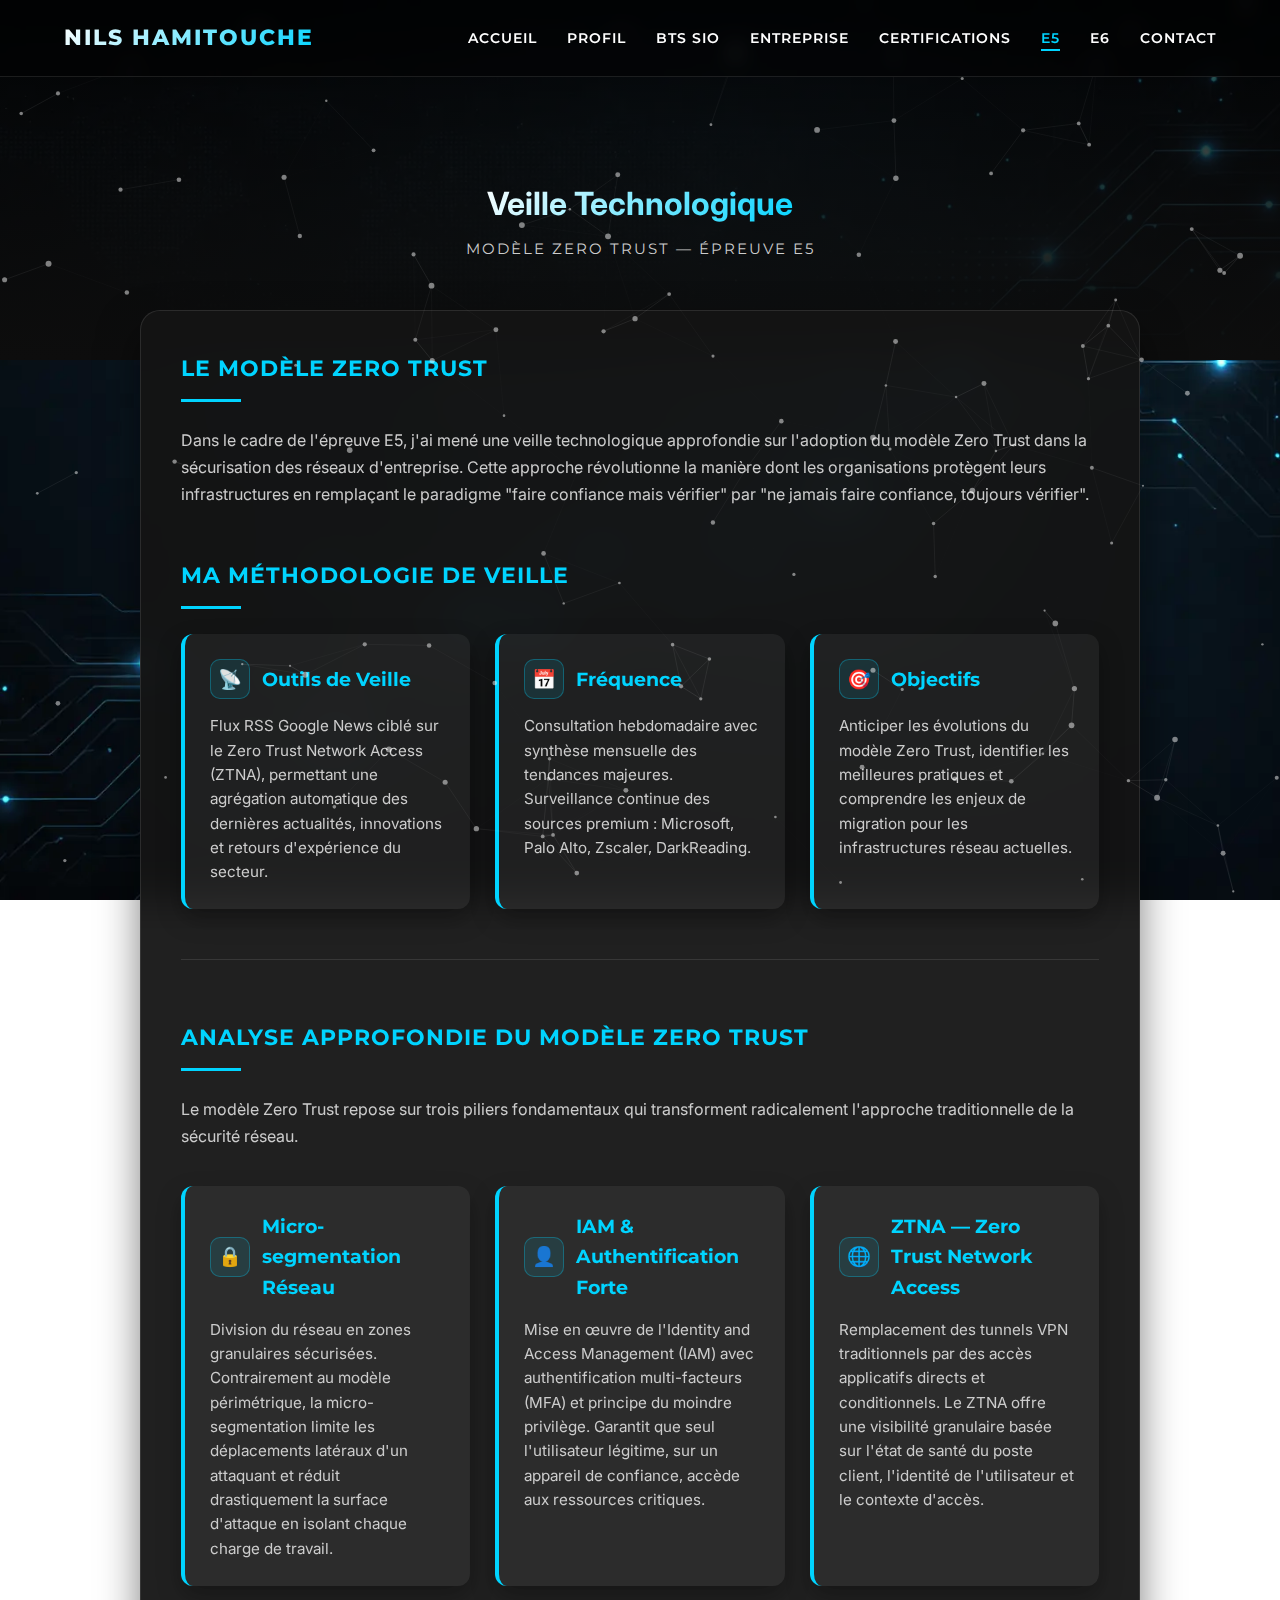
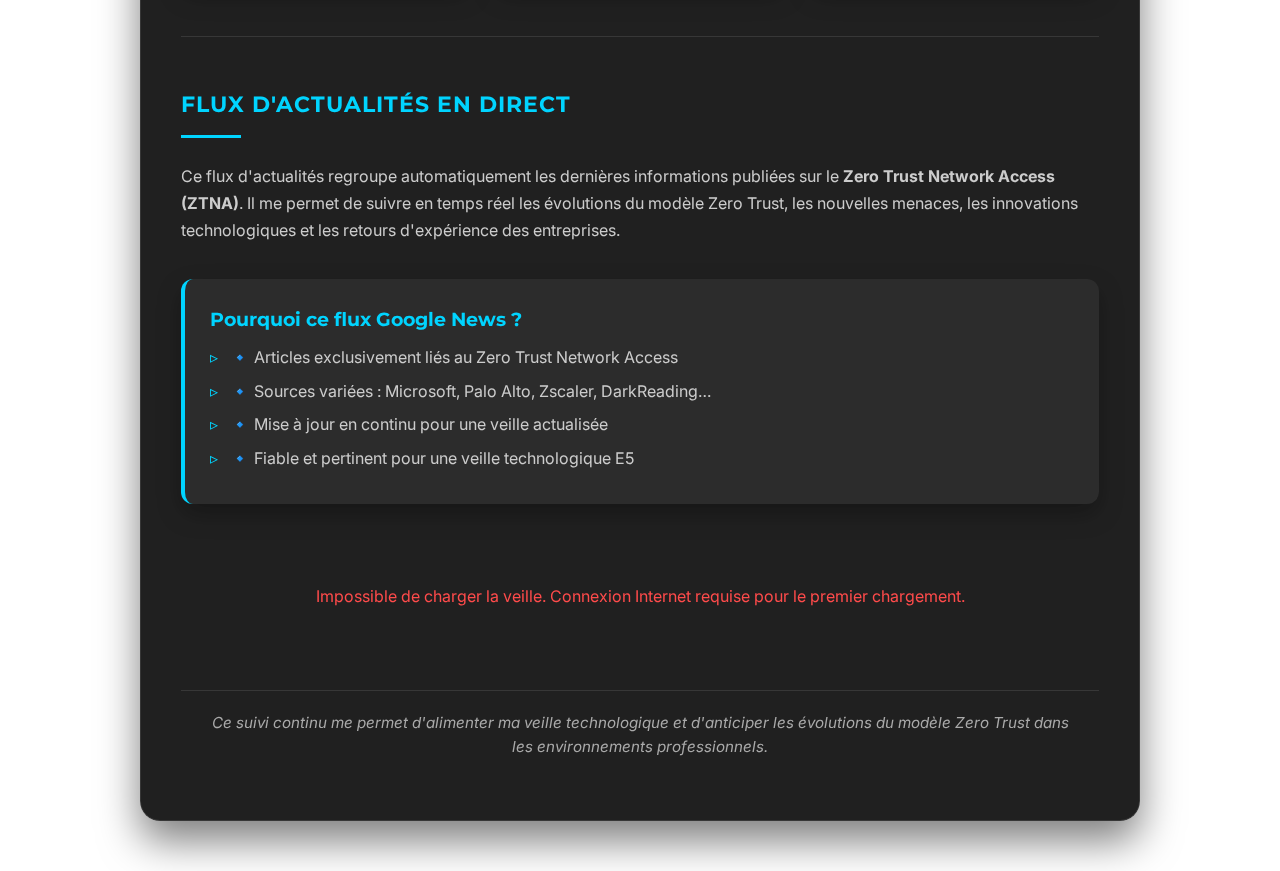
<file: E5/veille_techno_E5.html>
<!DOCTYPE html>
<html lang="fr">
<head>
    <meta charset="UTF-8">
    <meta name="viewport" content="width=device-width, initial-scale=1.0">
    <title>Veille Technologique - Portfolio Nils Hamitouche</title>

    <!-- Polices -->
    <link rel="preconnect" href="https://fonts.googleapis.com">
    <link rel="preconnect" href="https://fonts.gstatic.com" crossorigin>
    <link rel="stylesheet" href="https://fonts.googleapis.com/css2?family=Inter:wght@300;400;600&family=Montserrat:wght@700;800&display=swap">

    <!-- CSS -->
    <link rel="stylesheet" href="../css/style.css">
</head>

<body class="sub-page">

    <!-- NAVIGATION -->
    <nav class="navbar">
        <div class="logo">NILS HAMITOUCHE</div>

        <div class="menu-hamburger" id="hamburger">
            <span></span><span></span><span></span>
        </div>

        <ul class="nav-links" id="nav-links">
            <li><a href="../index.html">Accueil</a></li>
            <li><a href="../profil.html">Profil</a></li>
            <li><a href="../bts_sio.html">BTS SIO</a></li>
            <li><a href="../entreprise.html">Entreprise</a></li>
            <li><a href="../certif.html">Certifications</a></li>
            <li><a href="../epreuve_E5.html" class="active">E5</a></li>
            <li><a href="../epreuve_E6.html">E6</a></li>
            <li><a href="../contact.html">Contact</a></li>
        </ul>
    </nav>

    <!-- HEADER -->
    <header class="sub-header">
        <h1 class="text-gradient">Veille Technologique</h1>
        <p style="color: var(--gray); font-size: 0.95rem; margin-top: 8px; letter-spacing: 2px; text-transform: uppercase; font-family: 'Montserrat', sans-serif;">Modèle Zero Trust — Épreuve E5</p>
    </header>
    

    <!-- CONTENU PRINCIPAL -->
    <main class="content-container">

        <!-- Intro -->
        <section>
            <h2 class="section-title">Le modèle Zero Trust</h2>
            <p class="section-intro">
                Dans le cadre de l'épreuve E5, j'ai mené une veille technologique approfondie sur l'adoption du modèle Zero Trust 
                dans la sécurisation des réseaux d'entreprise. Cette approche révolutionne la manière dont les organisations 
                protègent leurs infrastructures en remplaçant le paradigme "faire confiance mais vérifier" par "ne jamais faire confiance, toujours vérifier".
            </p>
        </section>

        <!-- MÉTHODOLOGIE DE VEILLE -->
        <section style="margin-top: 50px;">
            <h2 class="section-title">Ma Méthodologie de Veille</h2>

            <div class="design-grid">
                <div class="design-card">
                    <div style="display: flex; align-items: center; gap: 12px; margin-bottom: 15px;">
                        <div style="
                            width: 40px; height: 40px; border-radius: 10px;
                            background: rgba(0, 212, 255, 0.1);
                            border: 1px solid rgba(0, 212, 255, 0.3);
                            display: flex; align-items: center; justify-content: center;
                            font-size: 1.2rem; flex-shrink: 0;">
                            📡
                        </div>
                        <h3 class="design-card-title" style="margin-bottom: 0;">Outils de Veille</h3>
                    </div>
                    <p class="design-card-text">
                        Flux RSS Google News ciblé sur le Zero Trust Network Access (ZTNA), permettant une agrégation 
                        automatique des dernières actualités, innovations et retours d'expérience du secteur.
                    </p>
                </div>

                <div class="design-card">
                    <div style="display: flex; align-items: center; gap: 12px; margin-bottom: 15px;">
                        <div style="
                            width: 40px; height: 40px; border-radius: 10px;
                            background: rgba(0, 212, 255, 0.1);
                            border: 1px solid rgba(0, 212, 255, 0.3);
                            display: flex; align-items: center; justify-content: center;
                            font-size: 1.2rem; flex-shrink: 0;">
                            📅
                        </div>
                        <h3 class="design-card-title" style="margin-bottom: 0;">Fréquence</h3>
                    </div>
                    <p class="design-card-text">
                        Consultation hebdomadaire avec synthèse mensuelle des tendances majeures. 
                        Surveillance continue des sources premium : Microsoft, Palo Alto, Zscaler, DarkReading.
                    </p>
                </div>

                <div class="design-card">
                    <div style="display: flex; align-items: center; gap: 12px; margin-bottom: 15px;">
                        <div style="
                            width: 40px; height: 40px; border-radius: 10px;
                            background: rgba(0, 212, 255, 0.1);
                            border: 1px solid rgba(0, 212, 255, 0.3);
                            display: flex; align-items: center; justify-content: center;
                            font-size: 1.2rem; flex-shrink: 0;">
                            🎯
                        </div>
                        <h3 class="design-card-title" style="margin-bottom: 0;">Objectifs</h3>
                    </div>
                    <p class="design-card-text">
                        Anticiper les évolutions du modèle Zero Trust, identifier les meilleures pratiques 
                        et comprendre les enjeux de migration pour les infrastructures réseau actuelles.
                    </p>
                </div>
            </div>
        </section>

        <hr style="border: 0; border-top: 1px solid rgba(255,255,255,0.1); margin: 50px 0;">

        <!-- SECTION ANALYSE APPROFONDIE -->
        <section class="design-section">
            <h2 class="section-title">Analyse Approfondie du Modèle Zero Trust</h2>

            <p class="section-intro">
                Le modèle Zero Trust repose sur trois piliers fondamentaux qui transforment radicalement 
                l'approche traditionnelle de la sécurité réseau.
            </p>

            <div class="design-grid">

                <div class="design-card">
                    <div style="display: flex; align-items: center; gap: 12px; margin-bottom: 15px;">
                        <div style="
                            width: 40px; height: 40px; border-radius: 10px;
                            background: rgba(0, 212, 255, 0.1);
                            border: 1px solid rgba(0, 212, 255, 0.3);
                            display: flex; align-items: center; justify-content: center;
                            font-size: 1.2rem; flex-shrink: 0;">
                            🔒
                        </div>
                        <h3 class="design-card-title" style="margin-bottom: 0;">Micro-segmentation Réseau</h3>
                    </div>
                    <p class="design-card-text">
                        Division du réseau en zones granulaires sécurisées. Contrairement au modèle périmétrique, 
                        la micro-segmentation limite les déplacements latéraux d'un attaquant et réduit drastiquement 
                        la surface d'attaque en isolant chaque charge de travail.
                    </p>
                </div>

                <div class="design-card">
                    <div style="display: flex; align-items: center; gap: 12px; margin-bottom: 15px;">
                        <div style="
                            width: 40px; height: 40px; border-radius: 10px;
                            background: rgba(0, 212, 255, 0.1);
                            border: 1px solid rgba(0, 212, 255, 0.3);
                            display: flex; align-items: center; justify-content: center;
                            font-size: 1.2rem; flex-shrink: 0;">
                            👤
                        </div>
                        <h3 class="design-card-title" style="margin-bottom: 0;">IAM & Authentification Forte</h3>
                    </div>
                    <p class="design-card-text">
                        Mise en œuvre de l'Identity and Access Management (IAM) avec authentification multi-facteurs (MFA) 
                        et principe du moindre privilège. Garantit que seul l'utilisateur légitime, sur un appareil de confiance, 
                        accède aux ressources critiques.
                    </p>
                </div>

                <div class="design-card">
                    <div style="display: flex; align-items: center; gap: 12px; margin-bottom: 15px;">
                        <div style="
                            width: 40px; height: 40px; border-radius: 10px;
                            background: rgba(0, 212, 255, 0.1);
                            border: 1px solid rgba(0, 212, 255, 0.3);
                            display: flex; align-items: center; justify-content: center;
                            font-size: 1.2rem; flex-shrink: 0;">
                            🌐
                        </div>
                        <h3 class="design-card-title" style="margin-bottom: 0;">ZTNA — Zero Trust Network Access</h3>
                    </div>
                    <p class="design-card-text">
                        Remplacement des tunnels VPN traditionnels par des accès applicatifs directs et conditionnels. 
                        Le ZTNA offre une visibilité granulaire basée sur l'état de santé du poste client, 
                        l'identité de l'utilisateur et le contexte d'accès.
                    </p>
                </div>

            </div>
        </section>

        <hr style="border: 0; border-top: 1px solid rgba(255,255,255,0.1); margin: 50px 0;">

        <!-- FLUX D'ACTUALITÉS -->
        <section class="veille-flux">

            <h2 class="section-title">Flux d'actualités en direct</h2>

            <p class="section-intro">
                Ce flux d'actualités regroupe automatiquement les dernières informations publiées sur 
                le <strong>Zero Trust Network Access (ZTNA)</strong>. Il me permet de suivre en temps réel 
                les évolutions du modèle Zero Trust, les nouvelles menaces, les innovations technologiques 
                et les retours d'expérience des entreprises.
            </p>

            <div class="flux-info-box">
                <h3>Pourquoi ce flux Google News ?</h3>
                <ul>
                    <li>🔹 Articles exclusivement liés au Zero Trust Network Access</li>
                    <li>🔹 Sources variées : Microsoft, Palo Alto, Zscaler, DarkReading…</li>
                    <li>🔹 Mise à jour en continu pour une veille actualisée</li>
                    <li>🔹 Fiable et pertinent pour une veille technologique E5</li>
                </ul>
            </div>

            <div id="feed-container">
                <div class="loader" style="text-align:center; padding: 50px; color: #00d4ff;">
                    Chargement du flux d'informations...
                </div>
            </div>

            <p class="flux-conclusion" style="margin-top: 40px;">
                Ce suivi continu me permet d'alimenter ma veille technologique et d'anticiper 
                les évolutions du modèle Zero Trust dans les environnements professionnels.
            </p>

        </section>

    </main>

    <canvas id="canvas-particles"></canvas>

    <!-- SCRIPT -->
    <script src="../js/script.js"></script>

</body>
</html>
</file>
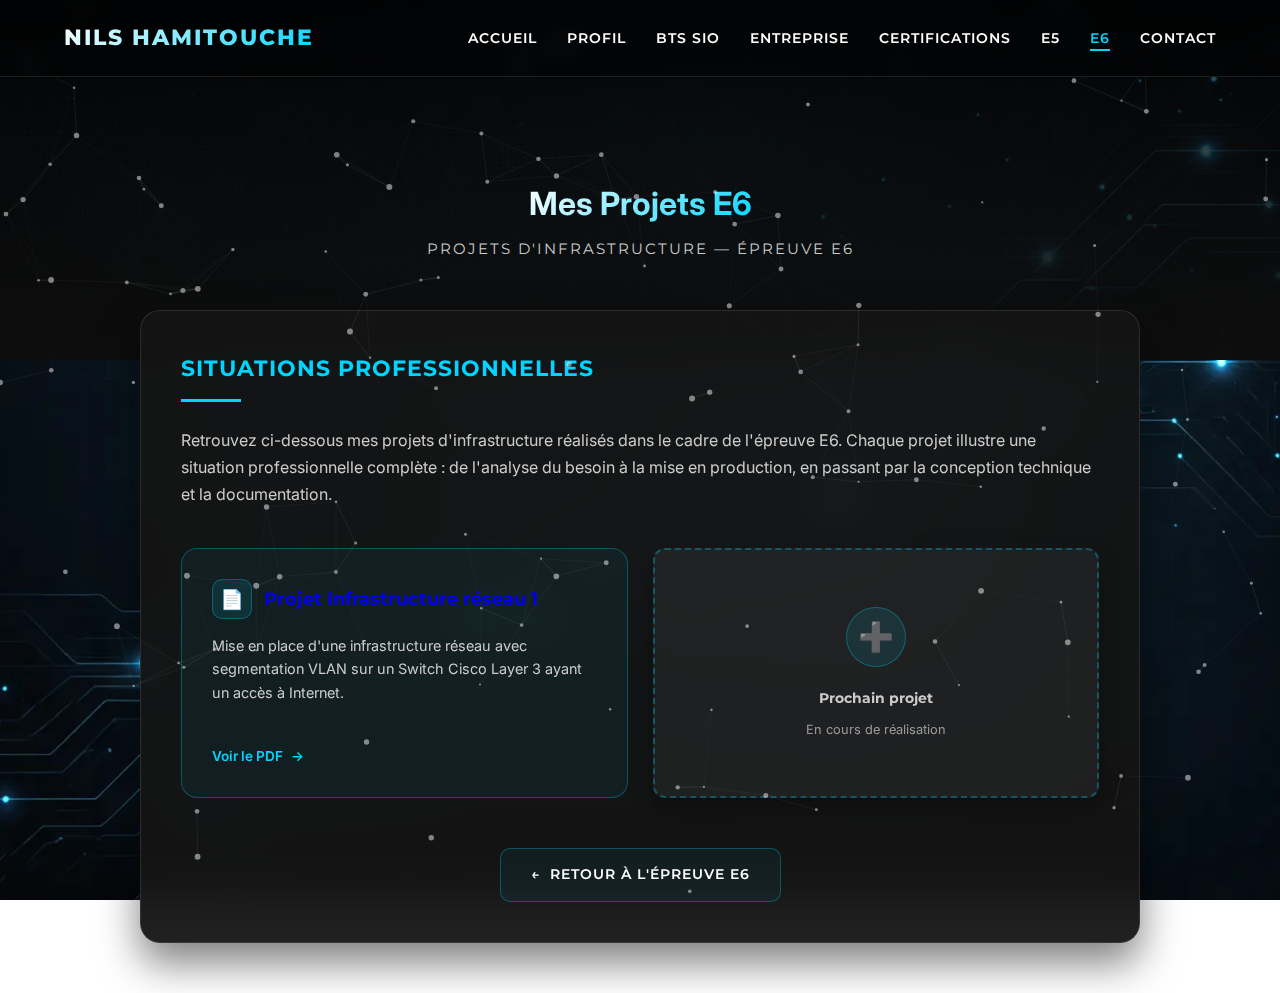
<file: E6/fiches_epreuves_pratiques_E6.html>
<!DOCTYPE html>
<html lang="fr">
<head>
    <meta charset="UTF-8">
    <meta name="viewport" content="width=device-width, initial-scale=1.0">
    <title>Projets E6 - Portfolio Nils Hamitouche</title>

    <link rel="preconnect" href="https://fonts.googleapis.com">
    <link rel="preconnect" href="https://fonts.gstatic.com" crossorigin>
    <link rel="stylesheet" href="https://fonts.googleapis.com/css2?family=Inter:wght@300;400;600&family=Montserrat:wght@700;800&display=swap">

    <link rel="stylesheet" href="../css/style.css">
</head>

<body class="sub-page">

    <!-- NAVIGATION -->
    <nav class="navbar">
        <div class="logo">NILS HAMITOUCHE</div>

        <div class="menu-hamburger" id="hamburger">
            <span></span><span></span><span></span>
        </div>

        <ul class="nav-links" id="nav-links">
            <li><a href="../index.html">Accueil</a></li>
            <li><a href="../profil.html">Profil</a></li>
            <li><a href="../bts_sio.html">BTS SIO</a></li>
            <li><a href="../entreprise.html">Entreprise</a></li>
            <li><a href="../certif.html">Certifications</a></li>
            <li><a href="../epreuve_E5.html">E5</a></li>
            <li><a href="../epreuve_E6.html" class="active">E6</a></li>
            <li><a href="../contact.html">Contact</a></li>
        </ul>
    </nav>

    <!-- HEADER -->
    <header class="sub-header">
        <h1 class="text-gradient">Mes Projets E6</h1>
        <p style="color: var(--gray); font-size: 0.95rem; margin-top: 8px; letter-spacing: 2px; text-transform: uppercase; font-family: 'Montserrat', sans-serif;">Projets d'Infrastructure — Épreuve E6</p>
    </header>

    <!-- CONTENU PRINCIPAL -->
    <main class="content-container">

        <!-- Intro -->
        <section>
            <h2 class="section-title">Situations professionnelles</h2>
            <p class="section-intro">
                Retrouvez ci-dessous mes projets d'infrastructure réalisés dans le cadre de l'épreuve E6. 
                Chaque projet illustre une situation professionnelle complète : de l'analyse du besoin 
                à la mise en production, en passant par la conception technique et la documentation.
            </p>
        </section>

        <!-- Grid des projets -->
        <div class="design-grid" style="margin-top: 40px;">

            <!-- Projet 1 -->
            <a href="../css/images/pdf/Fiches_situation_E6/Fiche_descriptive_infra_réseau_SwitchL3_SISR.pdf" target="_blank" style="
                display: flex;
                flex-direction: column;
                padding: 30px;
                background: rgba(0, 212, 255, 0.05);
                border: 1px solid rgba(0, 212, 255, 0.3);
                border-radius: 16px;
                text-decoration: none;
                transition: all 0.3s cubic-bezier(0.4, 0, 0.2, 1);
                position: relative;
                overflow: hidden;"
                class="projet-card">
                
                <div style="display: flex; align-items: center; gap: 12px; margin-bottom: 15px;">
                    <div style="
                        width: 40px; height: 40px; border-radius: 10px;
                        background: rgba(0, 212, 255, 0.1);
                        border: 1px solid rgba(0, 212, 255, 0.3);
                        display: flex; align-items: center; justify-content: center;
                        font-size: 1.2rem; flex-shrink: 0;">
                        📄
                    </div>
                    <h3 style="
                        font-family: 'Montserrat', sans-serif;
                        font-weight: 700;
                        font-size: 1.1rem;
                        color: var(--text);
                        margin: 0;">
                        Projet Infrastructure réseau 1
                    </h3>
                </div>

                <p style="
                    color: var(--gray);
                    font-size: 0.9rem;
                    line-height: 1.6;
                    margin-bottom: 20px;">
                    Mise en place d'une infrastructure réseau avec segmentation VLAN sur un Switch Cisco Layer 3 ayant un accès à Internet.
                </p>

                <div style="
                    display: flex;
                    align-items: center;
                    gap: 8px;
                    color: var(--primary);
                    font-size: 0.85rem;
                    font-weight: 600;
                    margin-top: auto;">
                    <span>Voir le PDF</span>
                    <span>→</span>
                </div>

                <div style="
                    position: absolute;
                    bottom: 0; left: 0;
                    width: 100%; height: 3px;
                    background: linear-gradient(90deg, transparent, var(--primary), transparent);
                    opacity: 0;
                    transition: opacity 0.3s ease;"
                    class="projet-underline">
                </div>
            </a>

            <!-- Projet 2 - Placeholder -->
            <div class="design-card" style="
                border: 2px dashed rgba(0, 212, 255, 0.3);
                display: flex;
                flex-direction: column;
                align-items: center;
                justify-content: center;
                min-height: 250px;
                text-align: center;">
                
                <div style="
                    width: 60px; height: 60px; border-radius: 50%;
                    background: rgba(0, 212, 255, 0.1);
                    border: 1px solid rgba(0, 212, 255, 0.3);
                    display: flex; align-items: center; justify-content: center;
                    font-size: 1.8rem;
                    margin-bottom: 20px;">
                    ➕
                </div>
                
                <h3 style="
                    font-family: 'Montserrat', sans-serif;
                    color: var(--gray);
                    font-size: 0.9rem;
                    margin-bottom: 10px;">
                    Prochain projet
                </h3>
                
                <p style="
                    color: var(--gray);
                    font-size: 0.8rem;
                    opacity: 0.7;">
                    En cours de réalisation
                </p>
            </div>

        </div>

        <!-- Bouton retour -->
        <section style="margin-top: 50px; text-align: center;">
            <a href="../epreuve_E6.html" style="
                display: inline-flex;
                align-items: center;
                gap: 10px;
                padding: 15px 30px;
                background: rgba(0, 212, 255, 0.05);
                border: 1px solid rgba(0, 212, 255, 0.3);
                border-radius: 10px;
                text-decoration: none;
                color: var(--text);
                font-family: 'Montserrat', sans-serif;
                font-weight: 600;
                font-size: 0.85rem;
                text-transform: uppercase;
                letter-spacing: 1px;
                transition: all 0.3s ease;"
                class="btn-retour">
                <span>←</span>
                <span>Retour à l'épreuve E6</span>
            </a>
        </section>

    </main>

    <canvas id="canvas-particles"></canvas>
    <script src="../js/script.js"></script>

    <!-- Hover effects -->
    <script>
        // Hover sur les cartes de projets
        document.querySelectorAll('.projet-card').forEach(card => {
            const underline = card.querySelector('.projet-underline');
            
            card.addEventListener('mouseenter', () => {
                card.style.background = 'rgba(0, 212, 255, 0.10)';
                card.style.borderColor = 'rgba(0, 212, 255, 0.7)';
                card.style.transform = 'translateY(-5px)';
                card.style.boxShadow = '0 15px 35px rgba(0,0,0,0.4), 0 0 25px rgba(0, 212, 255, 0.2)';
                if (underline) underline.style.opacity = '1';
            });
            
            card.addEventListener('mouseleave', () => {
                card.style.background = 'rgba(0, 212, 255, 0.05)';
                card.style.borderColor = 'rgba(0, 212, 255, 0.3)';
                card.style.transform = 'translateY(0)';
                card.style.boxShadow = 'none';
                if (underline) underline.style.opacity = '0';
            });
        });

        // Hover sur le bouton retour
        const btnRetour = document.querySelector('.btn-retour');
        btnRetour.addEventListener('mouseenter', () => {
            btnRetour.style.background = 'rgba(0, 212, 255, 0.10)';
            btnRetour.style.borderColor = 'rgba(0, 212, 255, 0.7)';
            btnRetour.style.transform = 'translateX(-5px)';
        });
        btnRetour.addEventListener('mouseleave', () => {
            btnRetour.style.background = 'rgba(0, 212, 255, 0.05)';
            btnRetour.style.borderColor = 'rgba(0, 212, 255, 0.3)';
            btnRetour.style.transform = 'translateX(0)';
        });
    </script>

</body>
</html>
</file>
<file: css/style.css>
/* --- VARIABLES CSS --- */
:root {
    --primary: #00d4ff;
    --dark: #0d0d0d;
    --dark-glass: rgba(20, 20, 20, 0.95);
    --light-glass: rgba(255, 255, 255, 0.05);
    --white: #ffffff;
    --gray: #ccc;
    --gray-dark: #555;
    --transition: 0.3s cubic-bezier(0.4, 0, 0.2, 1);
    --shadow-lg: 0 20px 40px rgba(0, 0, 0, 0.5);
    --shadow-md: 0 10px 25px rgba(0, 0, 0, 0.3);
    --shadow-sm: 0 2px 15px rgba(0, 0, 0, 0.05);
}

/* --- FONTS --- */
@import url('https://fonts.googleapis.com/css2?family=Inter:wght@300;400;600&family=Montserrat:wght@700;800&display=swap');

/* --- RESET --- */
*, *::before, *::after {
    margin: 0;
    padding: 0;
    box-sizing: border-box;
}

/* --- BASE --- */
body {
    font-family: 'Inter', sans-serif;
    color: var(--white);
    background: url('images/main_backscreen_nils_hamitouche.webp') no-repeat fixed center/cover;
    line-height: 1.6;
    overflow-x: hidden;
}

.home-page {
    height: 100vh;
    overflow: hidden;
}

.sub-page {
    overflow-y: auto;
}

/* --- NAVIGATION --- */
.navbar {
    position: fixed;
    top: 0;
    width: 100%;
    display: flex;
    justify-content: space-between;
    align-items: center;
    padding: 20px 5%;
    background: rgba(0, 0, 0, 0.4);
    backdrop-filter: blur(10px);
    z-index: 1000;
    border-bottom: 1px solid rgba(255, 255, 255, 0.1);
}

.logo {
    font-family: 'Montserrat', sans-serif;
    font-size: 1.4rem;
    font-weight: 800;
    letter-spacing: 2px;
    text-transform: uppercase;
    background: linear-gradient(135deg, var(--white), var(--primary));
    -webkit-background-clip: text;
    -webkit-text-fill-color: transparent;
    background-clip: text;
}

.nav-links {
    display: flex;
    list-style: none;
    gap: 30px;
}

.nav-links a {
    font-family: 'Montserrat', sans-serif;
    font-weight: 600;
    color: var(--white);
    text-decoration: none;
    font-size: 0.85rem;
    text-transform: uppercase;
    letter-spacing: 1px;
    transition: var(--transition);
    position: relative;
    padding-bottom: 5px;
}

.nav-links a::after {
    content: '';
    position: absolute;
    bottom: 0;
    left: 0;
    width: 0;
    height: 2px;
    background: var(--primary);
    transition: width var(--transition);
}

.nav-links a:hover::after,
.nav-links a.active::after {
    width: 100%;
}

.nav-links a:hover,
.nav-links a.active {
    color: var(--primary);
}

/* --- HERO --- */
.hero-section {
    height: 100vh;
    display: flex;
    align-items: center;
    justify-content: center;
    text-align: center;
    background: linear-gradient(180deg, rgba(0, 0, 0, 0.2), rgba(0, 0, 0, 0.5));
}

.hero-content h1 {
    font-family: 'Montserrat', sans-serif;
    font-weight: 800;
    font-size: clamp(2.5rem, 8vw, 4rem);
    margin-bottom: 10px;
    text-transform: uppercase;
    background: linear-gradient(135deg, var(--white), var(--primary));
    -webkit-background-clip: text;
    -webkit-text-fill-color: transparent;
    background-clip: text;
    animation: fadeInUp 0.8s ease-out;
}

.hero-content p {
    font-weight: 300;
    font-size: clamp(1rem, 3vw, 1.2rem);
    margin-bottom: 30px;
    animation: fadeInUp 1s ease-out 0.2s backwards;
}

@keyframes fadeInUp {
    from {
        opacity: 0;
        transform: translateY(30px);
    }
    to {
        opacity: 1;
        transform: translateY(0);
    }
}

/* --- BUTTONS --- */
.btn {
    font-family: 'Montserrat', sans-serif;
    font-weight: 700;
    text-transform: uppercase;
    font-size: 0.8rem;
    display: inline-block;
    padding: 14px 30px;
    background: var(--primary);
    color: var(--white);
    text-decoration: none;
    border-radius: 50px;
    margin: 5px;
    transition: var(--transition);
    position: relative;
    overflow: hidden;
    border: 2px solid transparent;
}

.btn::before {
    content: '';
    position: absolute;
    top: 50%;
    left: 50%;
    width: 0;
    height: 0;
    border-radius: 50%;
    background: rgba(255, 255, 255, 0.2);
    transform: translate(-50%, -50%);
    transition: width 0.6s, height 0.6s;
}

.btn:hover::before {
    width: 300px;
    height: 300px;
}

.btn:hover {
    transform: translateY(-3px);
    box-shadow: 0 10px 30px rgba(0, 212, 255, 0.5);
}

.btn-outline {
    background: transparent;
    border-color: var(--white);
}

.btn-outline:hover {
    background: var(--white);
    color: var(--dark);
}

/* --- SUB PAGES --- */
.sub-header {
    height: 40vh;
    background: linear-gradient(rgba(0, 0, 0, 0.6), var(--dark));
    display: flex;
    flex-direction: column;
    align-items: center;
    justify-content: center;
    text-align: center;
    padding-top: 80px;
}

.content-container,
.certif-container {
    max-width: 1000px;
    margin: -50px auto 50px;
    padding: 40px;
    background: var(--dark-glass);
    backdrop-filter: blur(20px);
    border-radius: 20px;
    border: 1px solid rgba(255, 255, 255, 0.1);
    box-shadow: var(--shadow-lg);
    position: relative;
}

.certif-container {
    margin: 30px auto;
    padding: 20px 15px;
    background: rgba(20, 20, 20, 0.85);
}

/* --- SKILL CARDS (ACCORDIONS) --- */
.skill-card {
    background: var(--light-glass);
    padding: 20px;
    border-radius: 12px;
    border-left: 4px solid var(--primary);
    cursor: pointer;
    margin-bottom: 20px;
    transition: all 0.5s cubic-bezier(0.4, 0, 0.2, 1);
    max-height: 70px;
    overflow: hidden;
}

.skill-header {
    display: flex;
    justify-content: space-between;
    align-items: center;
}

.skill-header h3 {
    font-size: 1.1rem;
    font-family: 'Montserrat', sans-serif;
}

.toggle-icon {
    font-size: 1.5rem;
    color: var(--primary);
    transition: transform 0.4s ease;
}

.skill-content {
    opacity: 0;
    margin-top: 20px;
    transition: opacity 0.3s ease;
}

.skill-content ul {
    margin-left: 20px;
    color: var(--gray);
}

.skill-card.active {
    background: rgba(255, 255, 255, 0.12);
    max-height: 800px;
    border-left-color: var(--white);
    box-shadow: var(--shadow-md);
}

.skill-card.active .skill-content {
    opacity: 1;
}

.skill-card.active .toggle-icon {
    transform: rotate(45deg);
}

/* --- CERTIFICATIONS --- */
.certif-grid {
    display: grid;
    grid-template-columns: repeat(auto-fit, minmax(120px, 1fr));
    gap: 18px;
    justify-items: center;
}

.certif-card {
    display: flex;
    flex-direction: column;
    align-items: center;
    text-decoration: none;
    transition: transform 0.3s ease;
}

.certif-card img {
    width: 120px;
    height: 120px;
    object-fit: contain;
    transition: all 0.3s ease;
    border-radius: 12px;
}

.certif-card:hover {
    transform: translateY(-8px);
}

.certif-card:hover img {
    transform: scale(1.1);
    box-shadow: 0 0 25px rgba(0, 212, 255, 0.5);
    filter: brightness(1.1);
}

.certif-label {
    margin-top: 10px;
    font-family: 'Montserrat', sans-serif;
    font-weight: 700;
    font-size: 0.9rem;
    text-align: center;
    transition: color 0.3s ease;
}

.certif-card:hover .certif-label {
    color: var(--primary);
}

/* --- VEILLE / ARTICLES --- */
.veille-single-container {
    max-width: 800px;
    margin: 40px auto;
    padding: 0 20px;
}

.article-card {
    background: var(--white);
    padding: 30px;
    border-radius: 8px;
    margin-bottom: 30px;
    border-left: 5px solid #000;
    box-shadow: var(--shadow-sm);
    transition: all var(--transition);
}

.article-card:hover {
    transform: translateX(10px);
    border-left-color: #007bff;
    box-shadow: 0 5px 20px rgba(0, 123, 255, 0.15);
}

.article-date {
    display: block;
    font-size: 0.85rem;
    color: #888;
    margin-bottom: 10px;
    text-transform: uppercase;
    letter-spacing: 1px;
}

.article-title {
    font-size: 1.4rem;
    color: #1a1a1a;
    text-decoration: none;
    font-family: 'Montserrat', sans-serif;
    font-weight: 700;
    line-height: 1.3;
    transition: color var(--transition);
}

.article-card:hover .article-title {
    color: #007bff;
}

.article-description {
    margin-top: 15px;
    color: var(--gray-dark);
    font-size: 1rem;
    line-height: 1.6;
}

/* --- DESIGN SECTION --- */
.design-section,
.flux-intro {
    margin-top: 60px;
}

.section-title {
    font-family: 'Montserrat', sans-serif;
    color: var(--primary);
    font-size: 1.4rem;
    text-transform: uppercase;
    letter-spacing: 1px;
    margin-bottom: 25px;
    position: relative;
    padding-bottom: 15px;
}

.section-title::after {
    content: '';
    position: absolute;
    bottom: 0;
    left: 0;
    width: 60px;
    height: 3px;
    background: var(--primary);
}

.section-intro,
.flux-intro {
    color: var(--gray);
    font-size: 1rem;
    margin-bottom: 35px;
    line-height: 1.7;
}

.design-grid {
    display: grid;
    grid-template-columns: repeat(auto-fit, minmax(260px, 1fr));
    gap: 25px;
}

.design-card,
.flux-info-box {
    background: var(--light-glass);
    padding: 25px;
    border-radius: 12px;
    border-left: 4px solid var(--primary);
    transition: all var(--transition);
    box-shadow: var(--shadow-md);
}

.design-card:hover {
    transform: translateY(-5px);
    background: rgba(255, 255, 255, 0.12);
    border-left-color: var(--white);
    box-shadow: 0 15px 35px rgba(0, 212, 255, 0.2);
}

.design-card-title,
.flux-info-box h3 {
    font-family: 'Montserrat', sans-serif;
    font-size: 1.2rem;
    margin-bottom: 10px;
    color: var(--primary);
}

.design-card-text {
    color: var(--gray);
    font-size: 0.95rem;
    line-height: 1.6;
}

/* --- FLUX --- */
.flux-info-box {
    margin-bottom: 40px;
}

.flux-info-box ul {
    list-style: none;
    padding-left: 0;
}

.flux-info-box li {
    margin-bottom: 8px;
    color: var(--gray);
    position: relative;
    padding-left: 20px;
}

.flux-info-box li::before {
    content: '▹';
    position: absolute;
    left: 0;
    color: var(--primary);
}

.flux-conclusion {
    margin-top: 40px;
    color: #aaa;
    font-size: 0.95rem;
    text-align: center;
    font-style: italic;
    padding: 20px;
    border-top: 1px solid rgba(255, 255, 255, 0.1);
}

/* --- PARTICLES --- */
#canvas-particles {
    position: fixed;
    top: 0;
    left: 0;
    width: 100%;
    height: 100%;
    z-index: 1;
    pointer-events: none;
    opacity: 0.6;
}

/* --- RESPONSIVE --- */

/* Tablettes et petits écrans */
@media (max-width: 1024px) {
    .content-container,
    .certif-container {
        max-width: 90%;
        padding: 35px;
    }

    .design-grid {
        grid-template-columns: repeat(auto-fit, minmax(220px, 1fr));
        gap: 20px;
    }

    .certif-grid {
        grid-template-columns: repeat(auto-fit, minmax(100px, 1fr));
    }
}

/* Mobile - Tablettes portrait */
@media (max-width: 768px) {
    :root {
        --shadow-lg: 0 15px 30px rgba(0, 0, 0, 0.5);
        --shadow-md: 0 8px 20px rgba(0, 0, 0, 0.3);
    }

    body {
        font-size: 15px;
        background-attachment: scroll; /* Meilleure performance mobile */
    }

    /* Navigation mobile améliorée */
    .navbar {
        padding: 15px 5%;
    }

    .logo {
        font-size: 1.2rem;
    }

    .menu-hamburger {
        display: flex;
        flex-direction: column;
        gap: 5px;
        cursor: pointer;
        z-index: 1001;
    }

    .menu-hamburger span {
        width: 28px;
        height: 3px;
        background: var(--white);
        transition: var(--transition);
        border-radius: 2px;
    }

    /* Animation hamburger en X */
    .menu-hamburger.active span:nth-child(1) {
        transform: rotate(45deg) translate(6px, 6px);
    }

    .menu-hamburger.active span:nth-child(2) {
        opacity: 0;
    }

    .menu-hamburger.active span:nth-child(3) {
        transform: rotate(-45deg) translate(6px, -6px);
    }

    .nav-links {
        display: none;
        flex-direction: column;
        position: fixed;
        top: 0;
        right: 0;
        width: 70%;
        max-width: 300px;
        height: 100vh;
        background: rgba(0, 0, 0, 0.98);
        backdrop-filter: blur(20px);
        padding: 80px 30px 30px;
        border-left: 1px solid rgba(255, 255, 255, 0.1);
        gap: 25px;
        transform: translateX(100%);
        transition: transform 0.4s cubic-bezier(0.4, 0, 0.2, 1);
        overflow-y: auto;
    }

    .nav-links.open {
        display: flex;
        transform: translateX(0);
    }

    .nav-links a {
        font-size: 1rem;
        padding: 10px 0;
        border-bottom: 1px solid rgba(255, 255, 255, 0.05);
    }

    /* Hero mobile optimisé */
    .hero-section {
        padding: 0 20px;
    }

    .hero-content h1 {
        font-size: clamp(2rem, 10vw, 2.8rem);
        line-height: 1.2;
        margin-bottom: 15px;
    }

    .hero-content p {
        font-size: clamp(0.9rem, 4vw, 1.1rem);
        margin-bottom: 25px;
    }

    /* Boutons mobile */
    .btn {
        font-size: 0.75rem;
        padding: 12px 25px;
        width: 100%;
        max-width: 280px;
        margin: 8px 0;
    }

    /* Headers mobile */
    .sub-header {
        height: 35vh;
        min-height: 250px;
        padding-top: 70px;
        padding-left: 20px;
        padding-right: 20px;
    }

    /* Conteneurs mobile */
    .content-container,
    .certif-container {
        margin: 20px 15px;
        padding: 25px 20px;
        border-radius: 15px;
    }

    .veille-single-container {
        padding: 0 15px;
        margin: 30px auto;
    }

    /* Cards mobile optimisés */
    .skill-card {
        padding: 15px;
        border-radius: 10px;
        max-height: 65px;
    }

    .skill-header h3 {
        font-size: 1rem;
    }

    .toggle-icon {
        font-size: 1.3rem;
    }

    .skill-content {
        margin-top: 15px;
        font-size: 0.9rem;
    }

    /* Grilles mobile */
    .design-grid {
        grid-template-columns: 1fr;
        gap: 20px;
    }

    .certif-grid {
        grid-template-columns: repeat(auto-fit, minmax(90px, 1fr));
        gap: 15px;
    }

    .certif-card img {
        width: 90px;
        height: 90px;
    }

    .certif-label {
        font-size: 0.8rem;
        margin-top: 8px;
    }

    /* Articles mobile */
    .article-card {
        padding: 20px;
        border-radius: 10px;
        margin-bottom: 20px;
    }

    .article-title {
        font-size: 1.2rem;
    }

    .article-description {
        font-size: 0.95rem;
    }

    /* Sections mobile */
    .section-title {
        font-size: 1.2rem;
        margin-bottom: 20px;
    }

    .section-intro,
    .flux-intro {
        font-size: 0.95rem;
        margin-bottom: 25px;
    }

    .design-card,
    .flux-info-box {
        padding: 20px;
    }

    .design-card-title,
    .flux-info-box h3 {
        font-size: 1.1rem;
    }

    .design-card-text {
        font-size: 0.9rem;
    }

    .flux-conclusion {
        font-size: 0.9rem;
        padding: 15px;
    }
}

/* Mobile - Petits écrans */
@media (max-width: 480px) {
    .navbar {
        padding: 12px 4%;
    }

    .logo {
        font-size: 1rem;
        letter-spacing: 1px;
    }

    .nav-links {
        width: 80%;
        padding: 70px 20px 20px;
    }

    .hero-content h1 {
        font-size: clamp(1.8rem, 9vw, 2.3rem);
    }

    .hero-content p {
        font-size: 0.95rem;
    }

    .content-container,
    .certif-container {
        margin: 15px 10px;
        padding: 20px 15px;
    }

    .skill-card {
        padding: 12px;
    }

    .certif-grid {
        grid-template-columns: repeat(2, 1fr);
        gap: 12px;
    }

    .certif-card img {
        width: 80px;
        height: 80px;
    }

    .article-card {
        padding: 18px;
    }

    .btn {
        padding: 10px 20px;
        font-size: 0.7rem;
    }
}

/* Mode paysage mobile */
@media (max-width: 768px) and (orientation: landscape) {
    .hero-section {
        height: auto;
        min-height: 100vh;
        padding: 100px 20px 50px;
    }

    .sub-header {
        height: 50vh;
    }

    .nav-links {
        width: 50%;
    }
}

/* Touch-friendly sur tous mobiles */
@media (hover: none) and (pointer: coarse) {
    .btn,
    .nav-links a,
    .skill-card,
    .certif-card,
    .article-card,
    .design-card {
        -webkit-tap-highlight-color: transparent;
    }

    /* Augmenter les zones de clic */
    .nav-links a {
        padding: 15px 0;
    }

    .skill-card {
        padding: 18px;
    }

    /* Simplifier les hovers pour le touch */
    .btn:active {
        transform: scale(0.95);
    }

    .certif-card:active img {
        transform: scale(1.05);
    }
}

/* --- UTILITIES --- */
.text-gradient {
    background: linear-gradient(135deg, var(--white), var(--primary));
    -webkit-background-clip: text;
    -webkit-text-fill-color: transparent;
    background-clip: text;
}

.glass-effect {
    background: var(--dark-glass);
    backdrop-filter: blur(20px);
    border: 1px solid rgba(255, 255, 255, 0.1);
}
</file>
